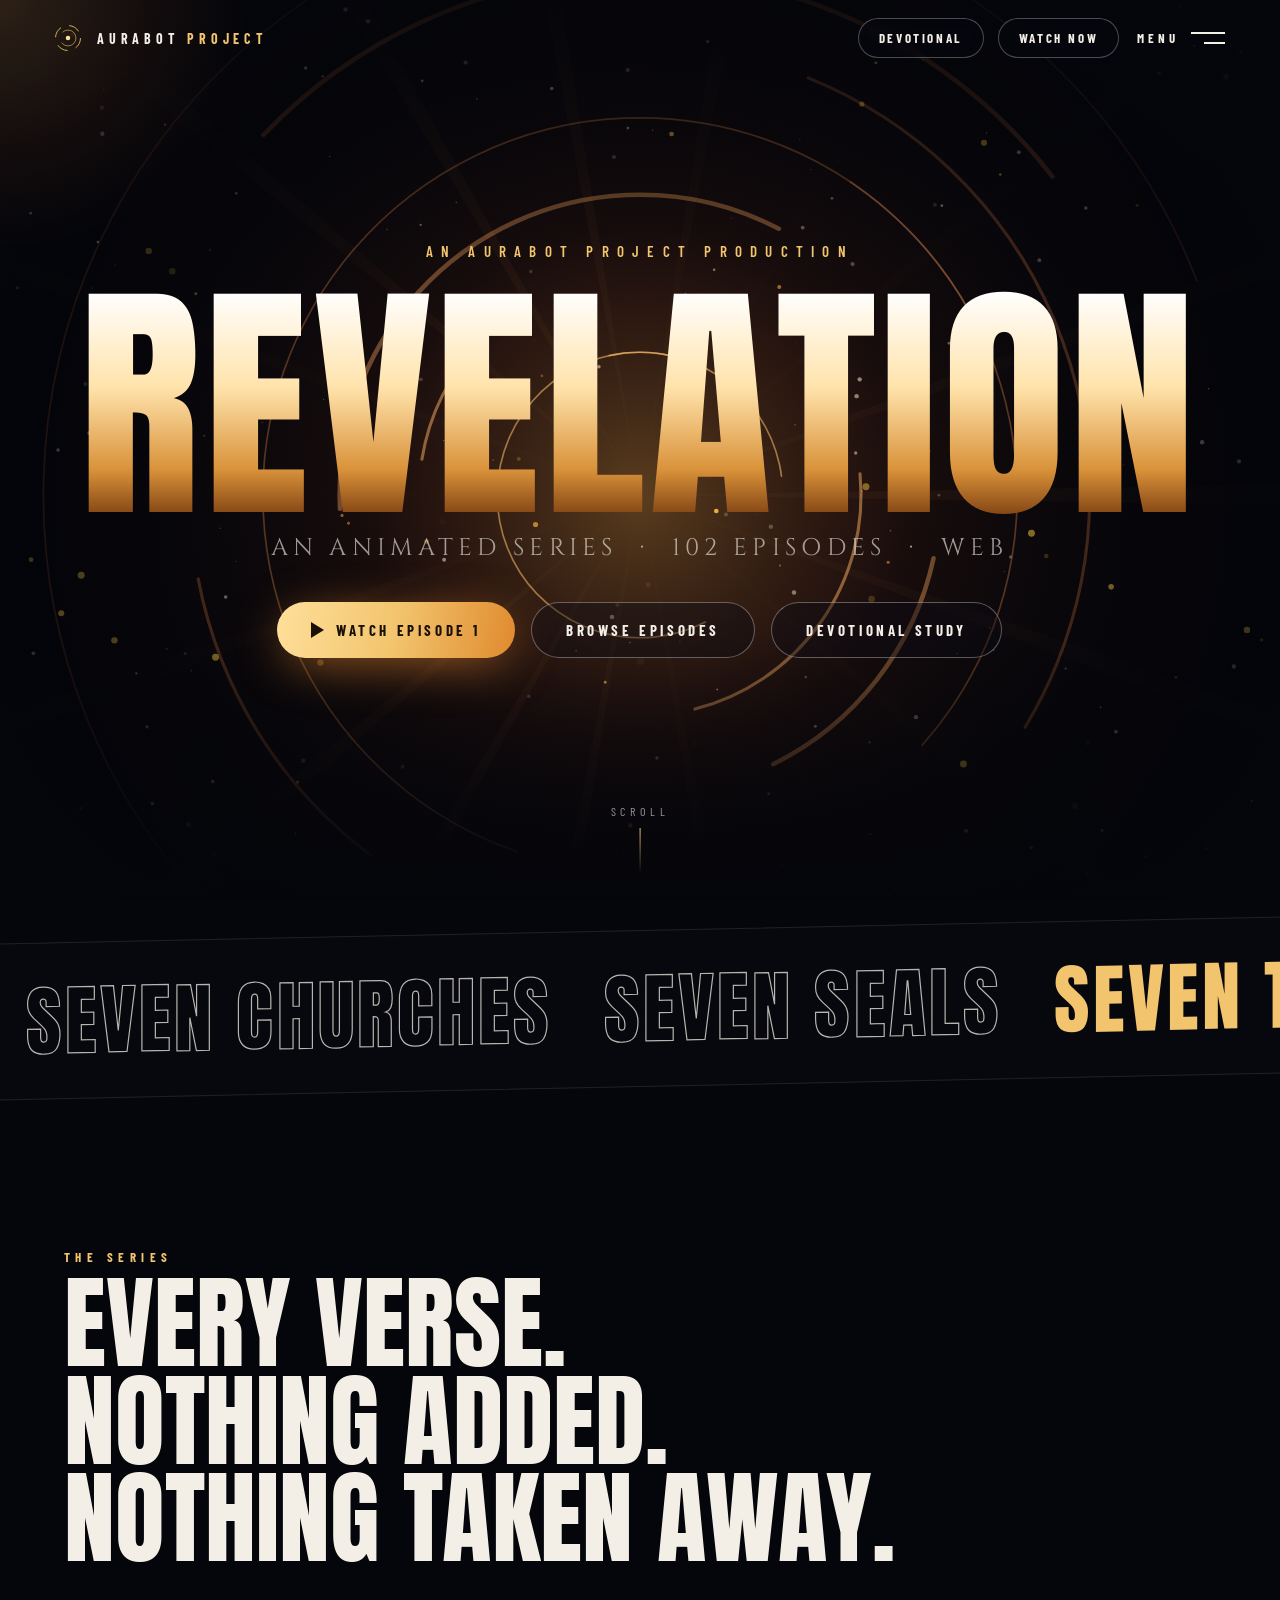
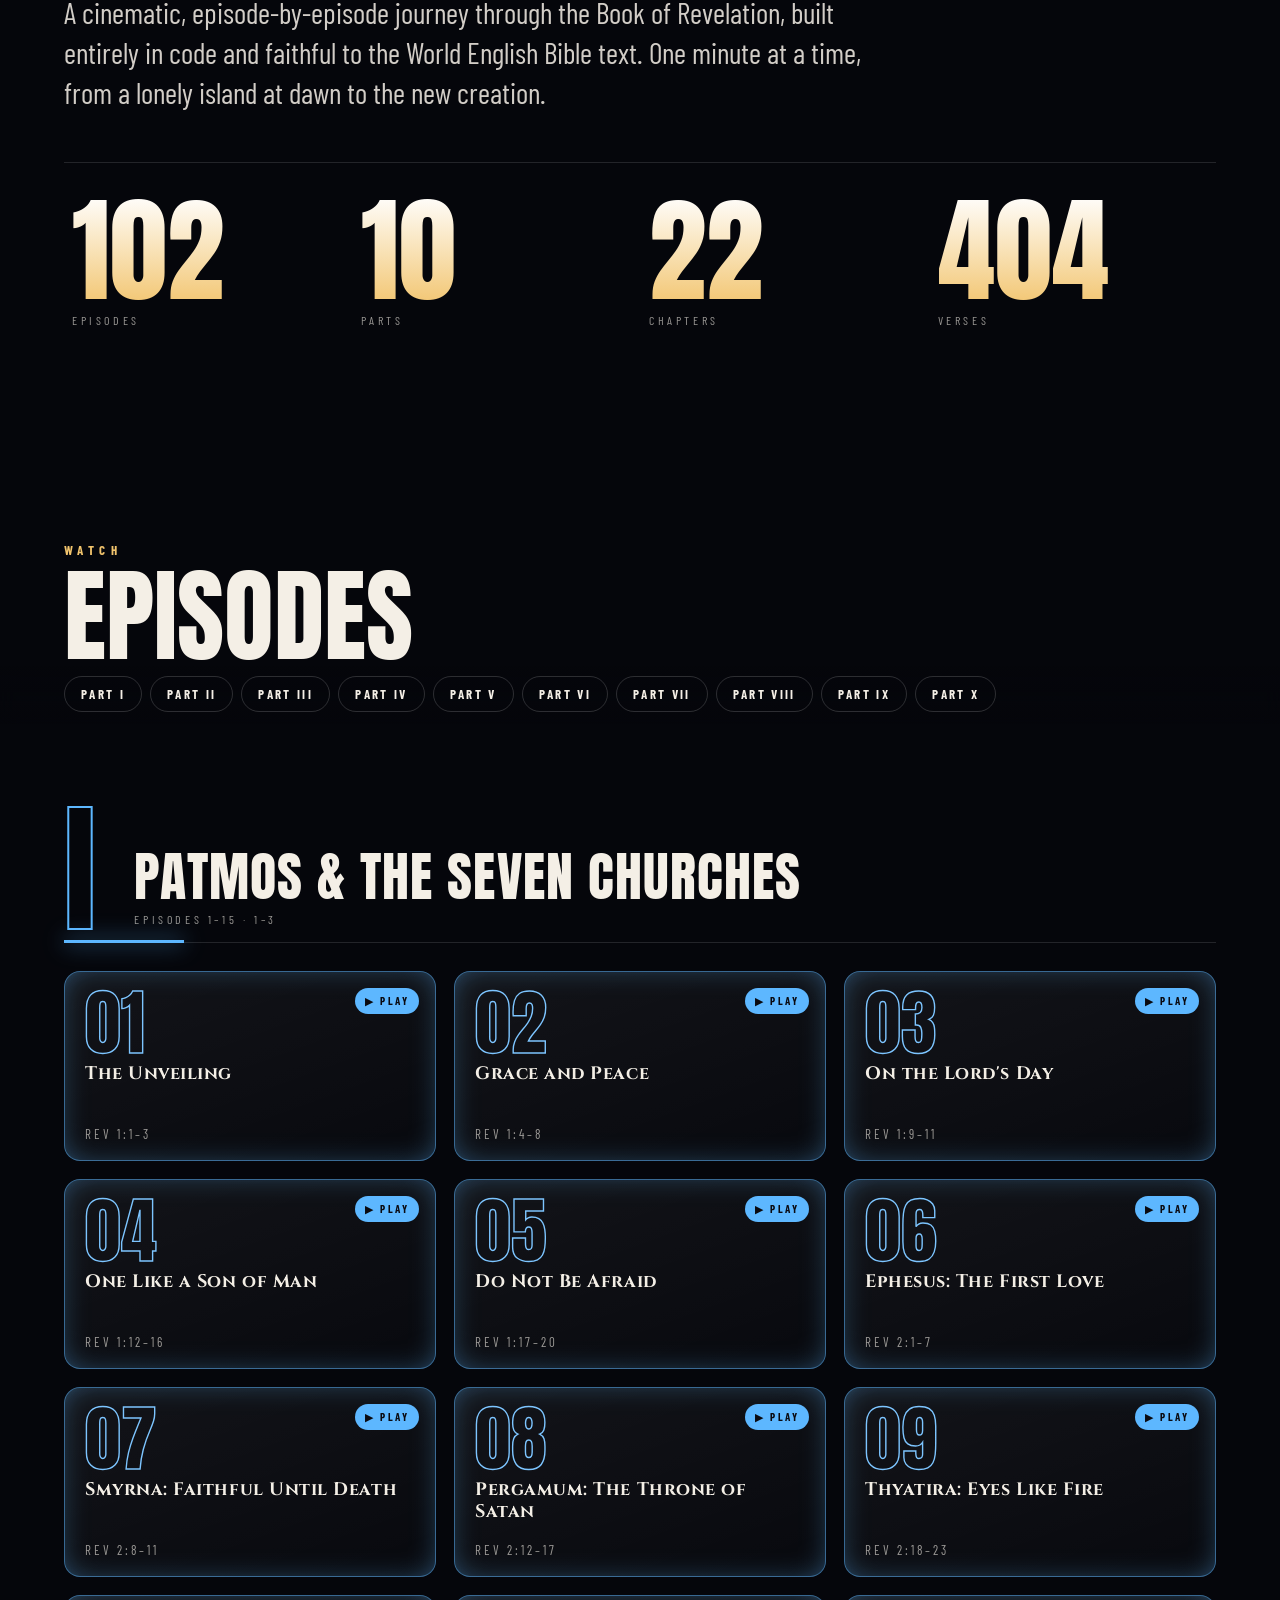
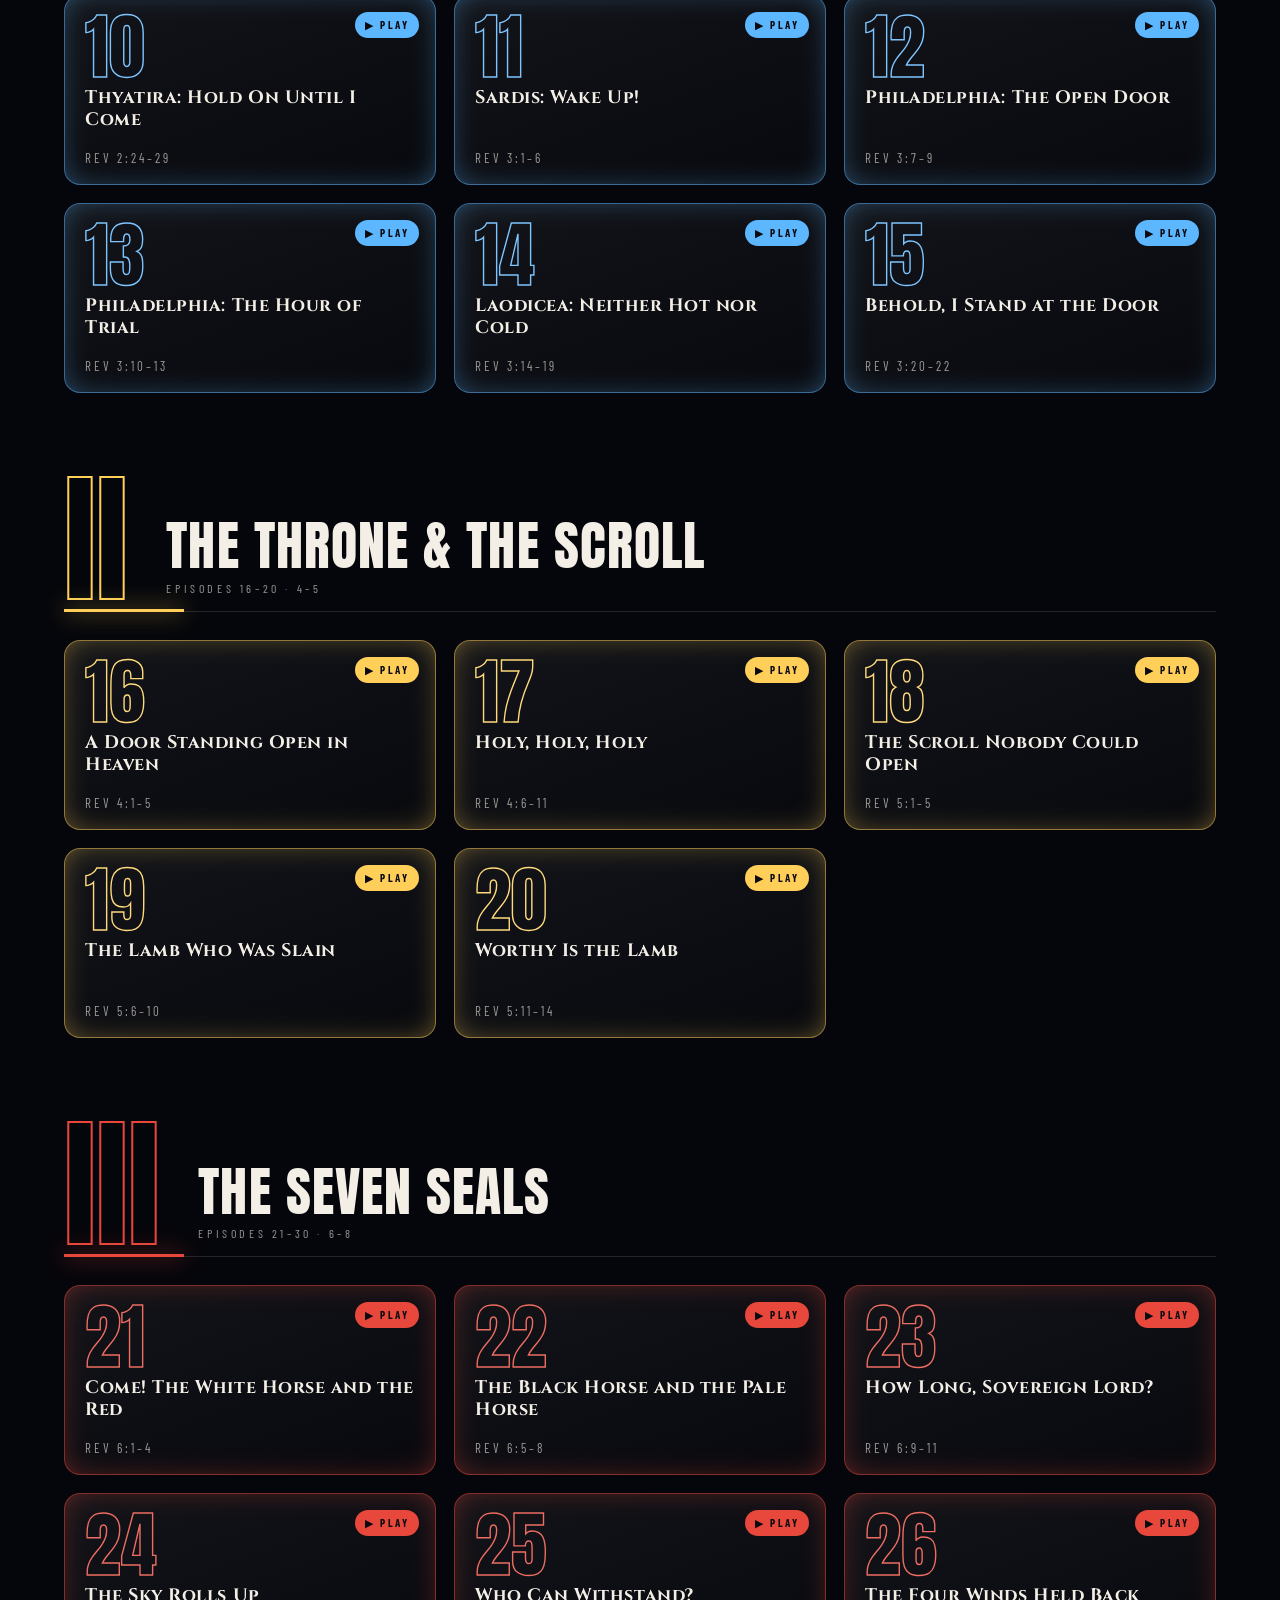
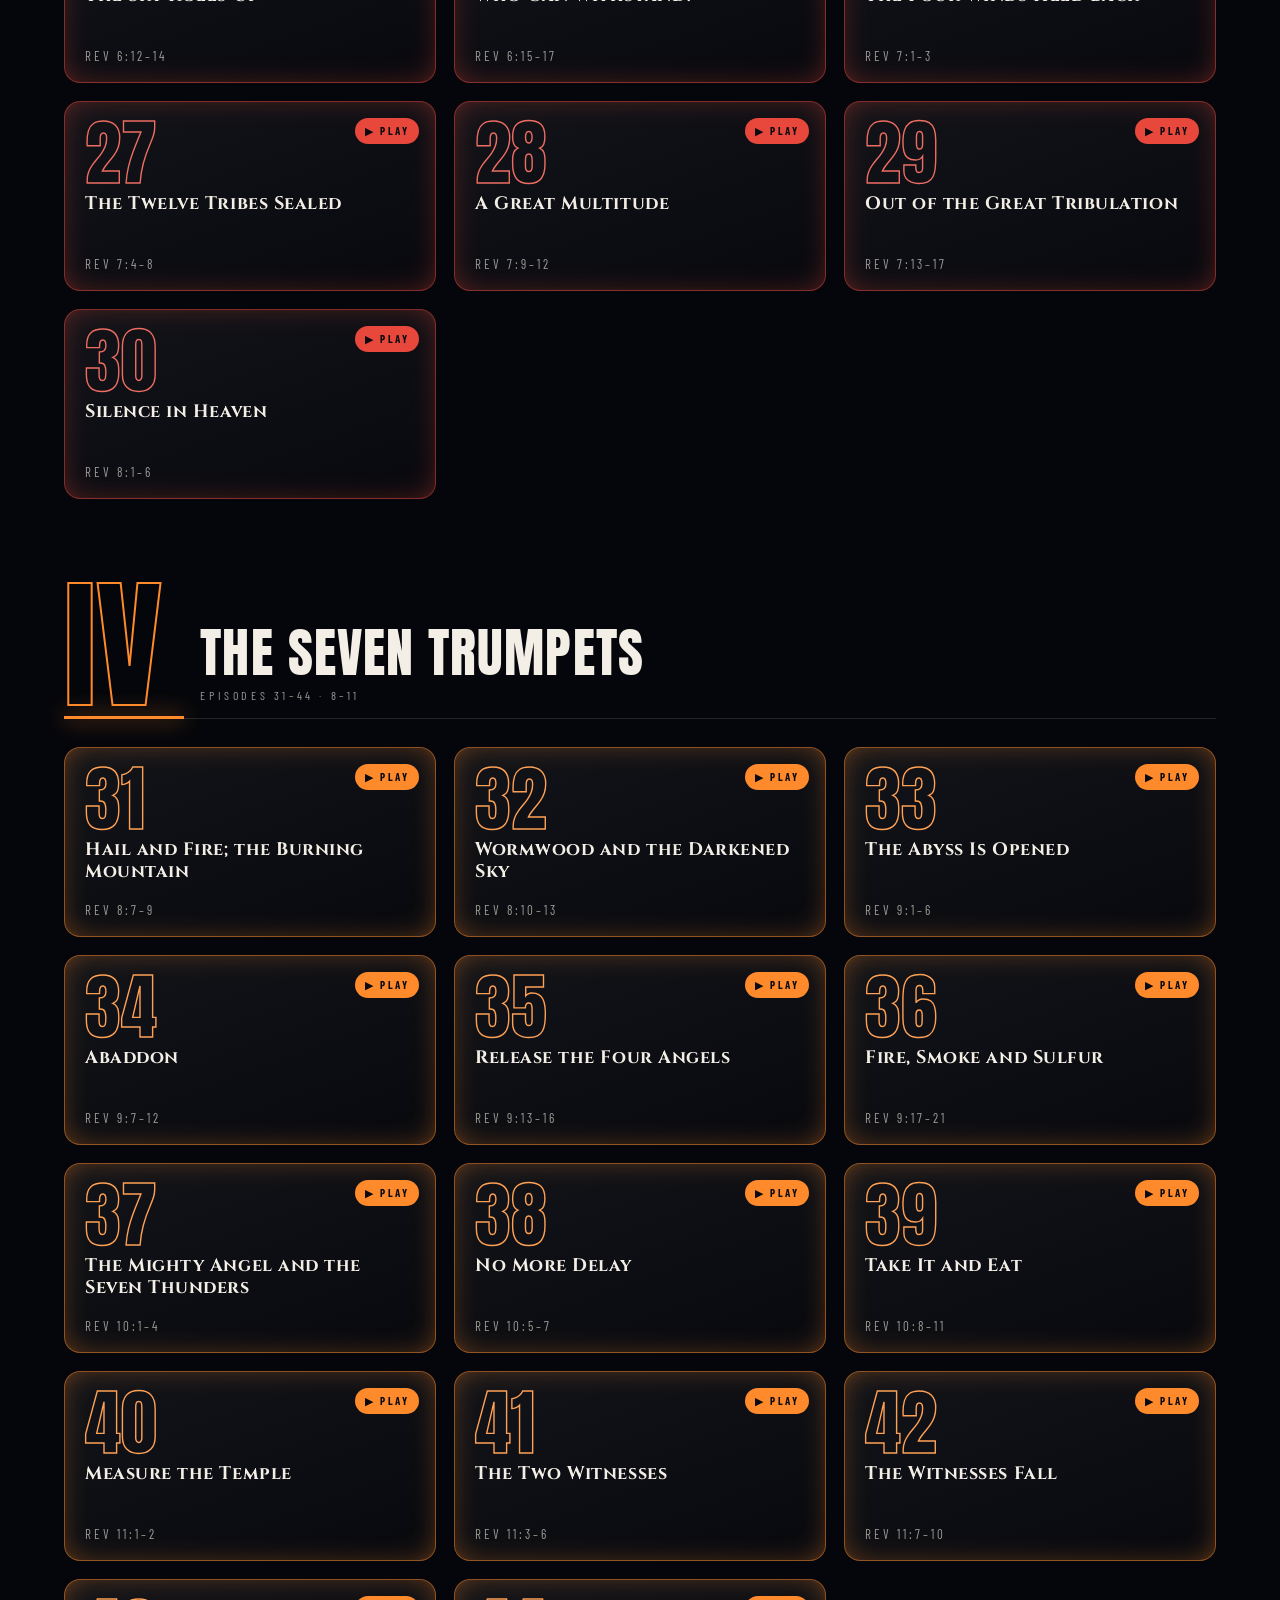
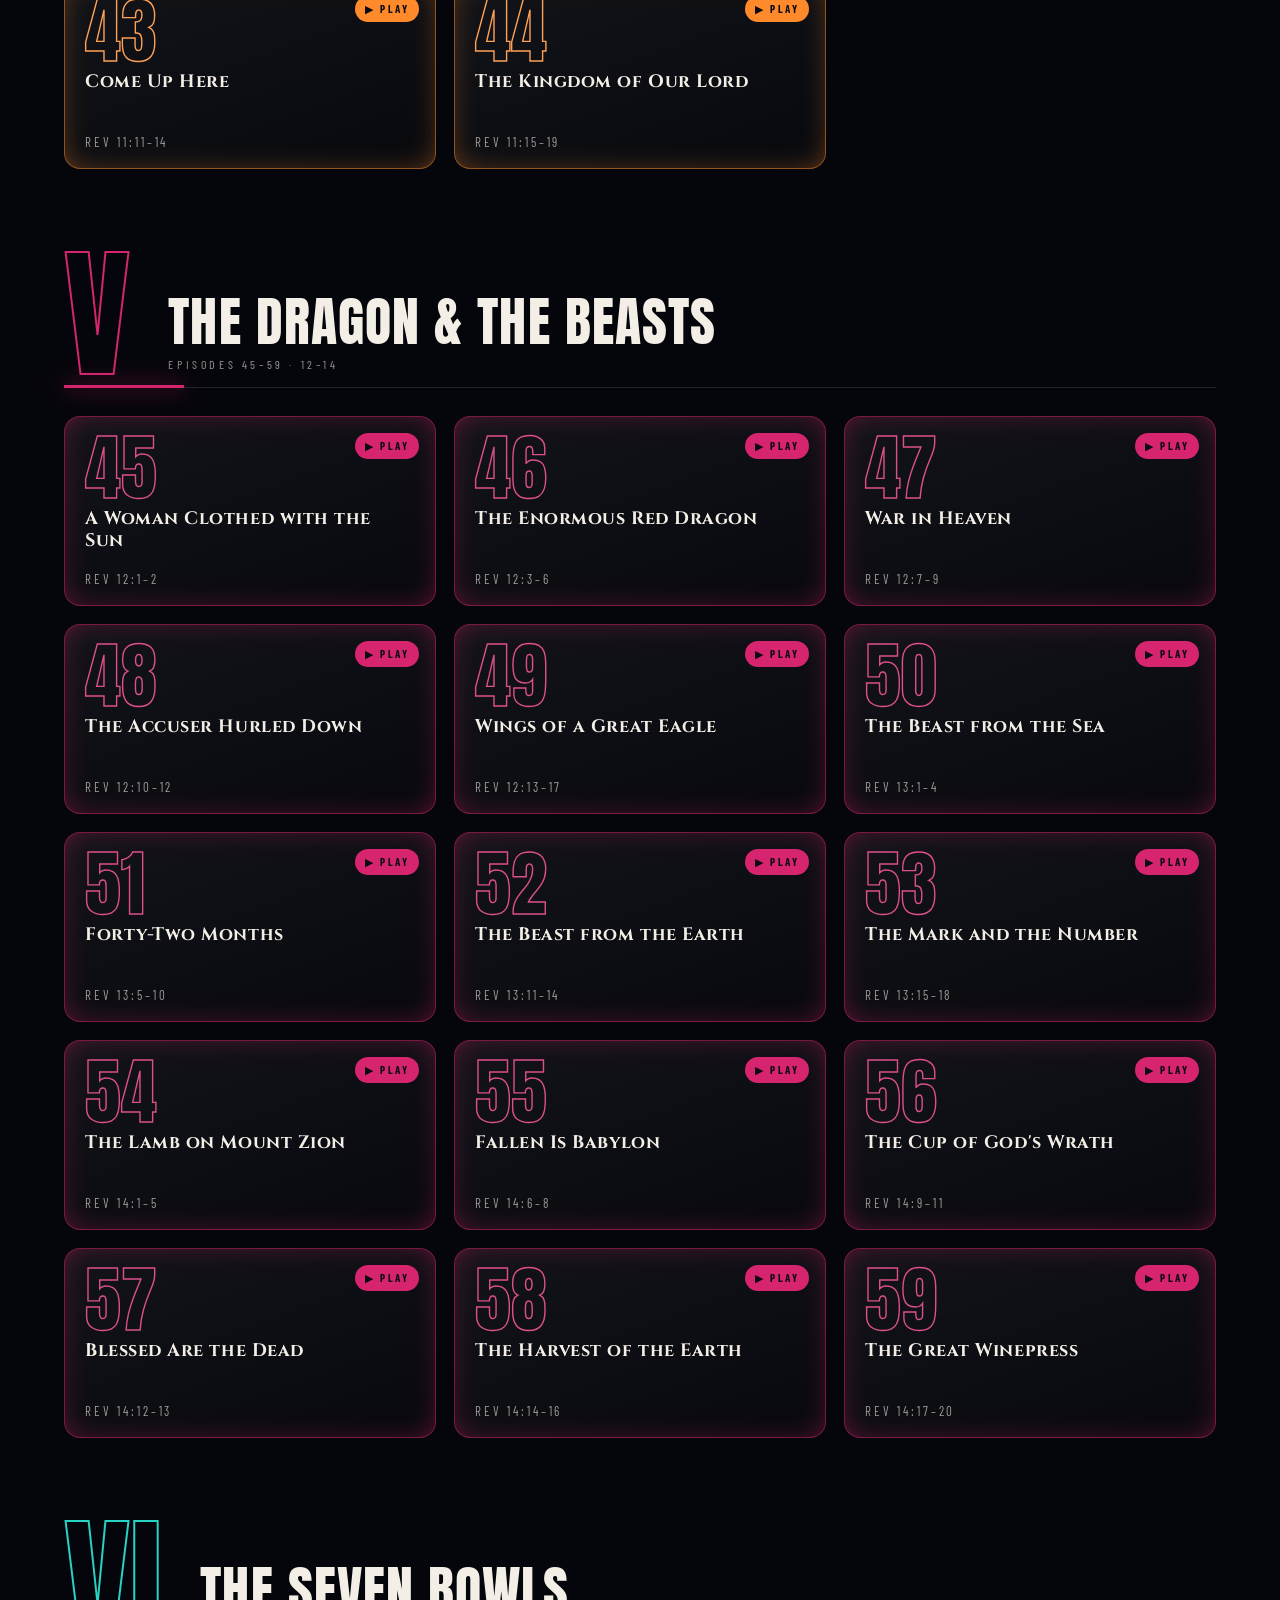
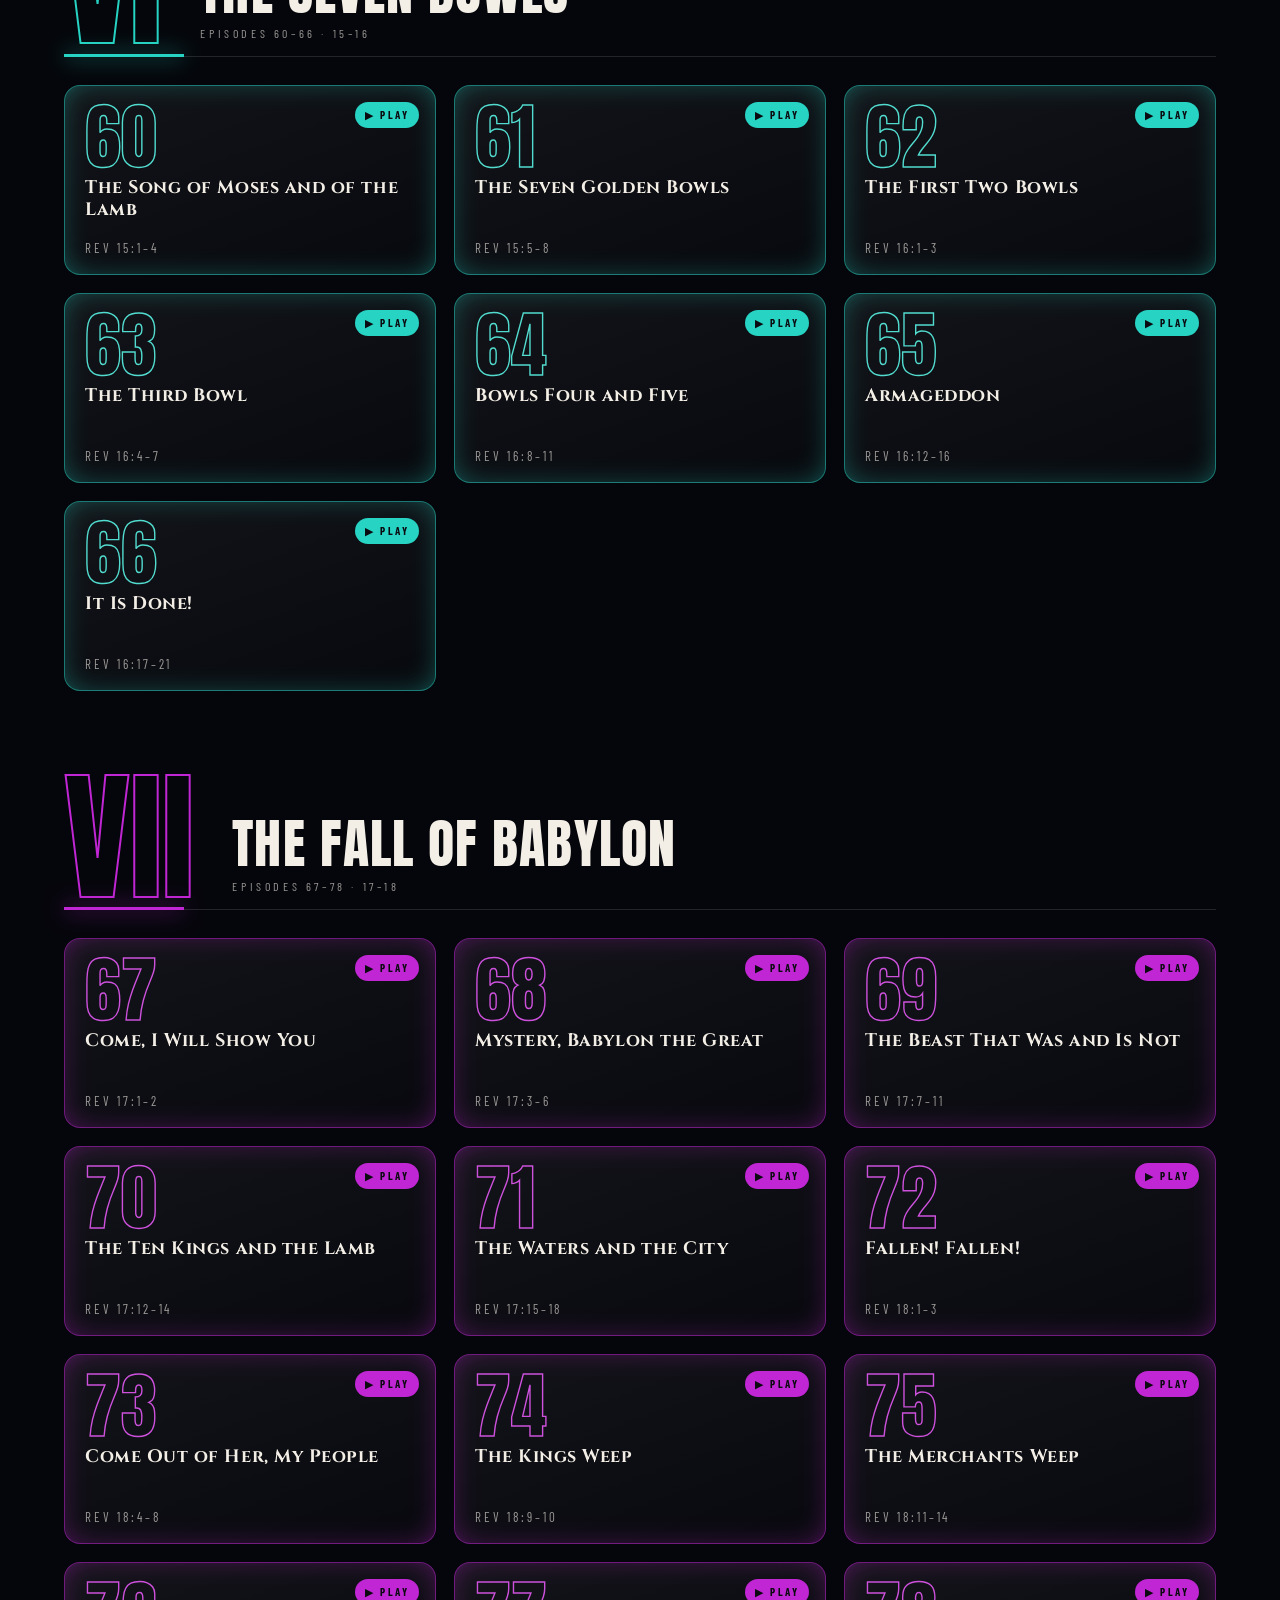
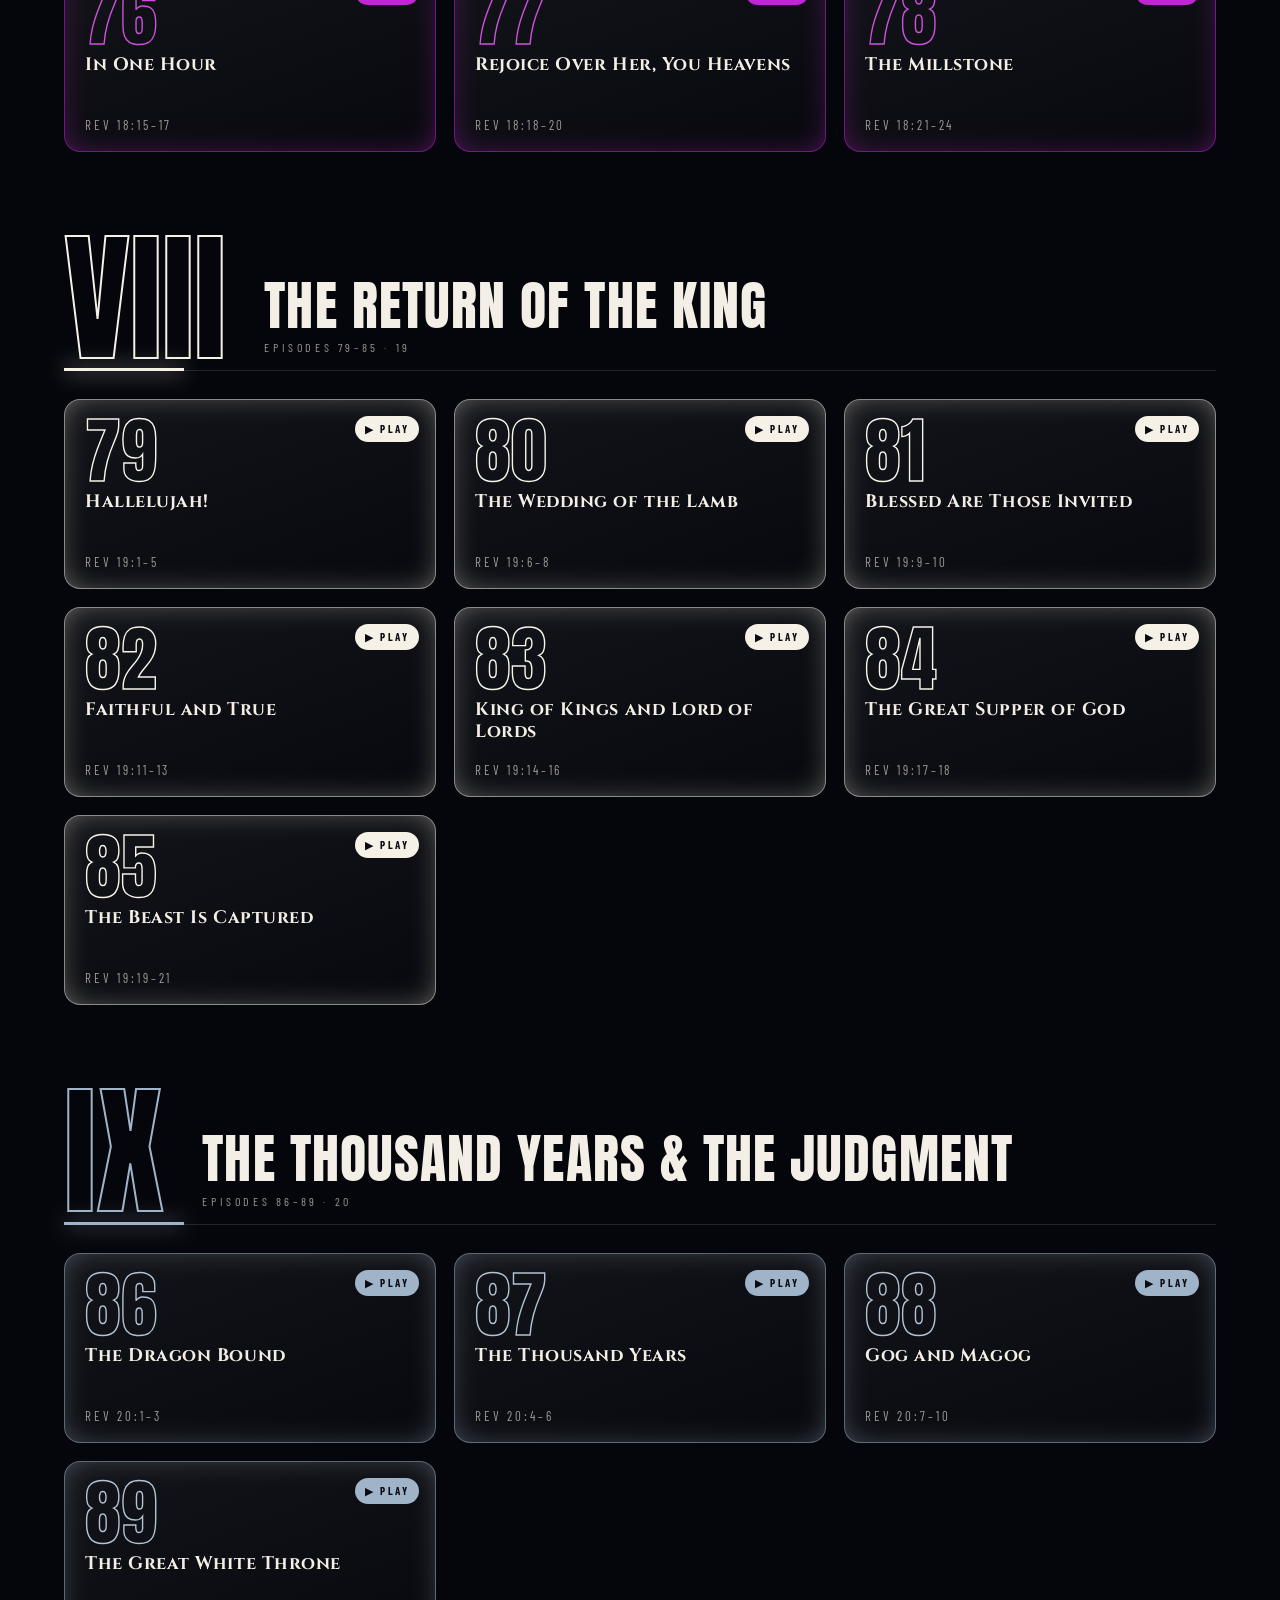
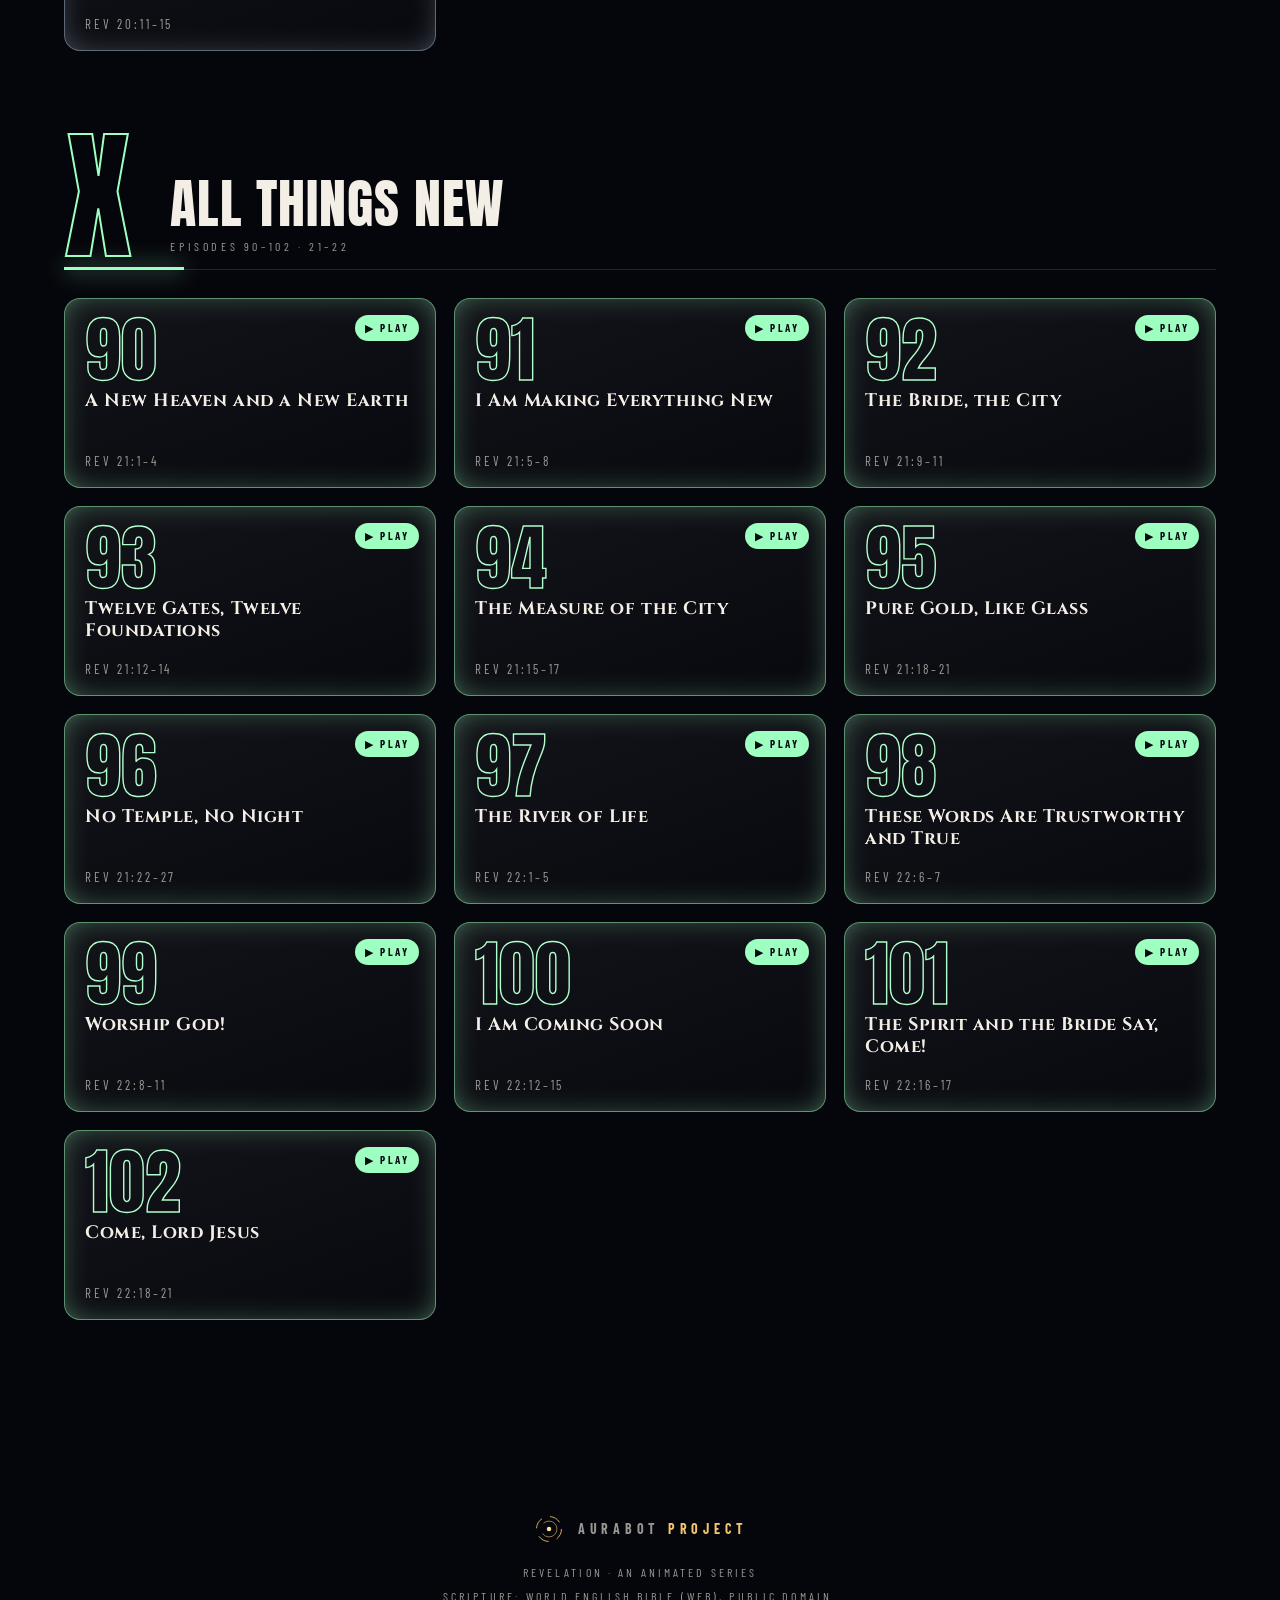
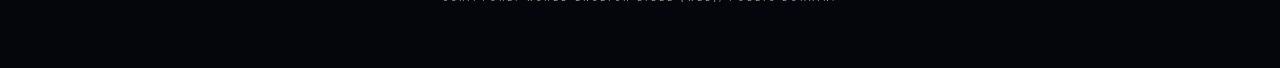
<file: index.html>
<!DOCTYPE html>
<html lang="en">
<head>
<meta charset="utf-8">
<meta name="viewport" content="width=device-width, initial-scale=1, viewport-fit=cover">
<title>REVELATION · An Aurabot Project Animated Series</title>
<meta name="description" content="Revelation: a cinematic animated series, faithful to the World English Bible. An Aurabot Project production.">
<meta name="theme-color" content="#05060b">
<link rel="preconnect" href="https://fonts.googleapis.com">
<link rel="preconnect" href="https://fonts.gstatic.com" crossorigin>
<link href="https://fonts.googleapis.com/css2?family=Anton&family=Barlow+Condensed:wght@500;600;700&family=Cinzel:wght@600;700;900&display=swap" rel="stylesheet">
<link rel="stylesheet" href="css/main.css">
<link rel="stylesheet" href="css/studio.css">
</head>
<body>
<div class="cursor-glow" id="cursorGlow"></div>

<header class="top">
  <a class="brand" href="#" id="brandLink" aria-label="Aurabot Project">
    <svg viewBox="0 0 120 120" aria-hidden="true"><circle class="a" cx="60" cy="60" r="44"/><circle class="b" cx="60" cy="60" r="28"/><circle class="c" cx="60" cy="60" r="8"/></svg>
    <span class="long">AURABOT <b>PROJECT</b></span>
  </a>
  <div class="top-actions">
    <a class="cta-mini" href="devotional/index.html" id="topDevo" data-magnet>Devotional</a>
    <a class="cta-mini" href="#" id="topWatch" data-magnet>Watch now</a>
    <button class="menu-btn" id="menuBtn" aria-label="Menu" aria-expanded="false"><span>Menu</span><span class="bars"><i></i><i></i></span></button>
  </div>
</header>

<div class="menu" id="menu" aria-hidden="true">
  <div class="panel">
    <canvas id="menuCanvas"></canvas>
    <nav id="menuNav"></nav>
    <div class="menu-foot"><span>Revelation · WEB</span><span>An Aurabot Project production</span></div>
  </div>
</div>

<main>
  <section class="hero" id="top" style="max-width:none;padding:0">
    <canvas class="bg" id="heroCanvas"></canvas>
    <div class="hero-inner" id="heroInner">
      <div class="presents">An Aurabot Project production</div>
      <h1 class="h1" id="h1" aria-label="Revelation"></h1>
      <div class="tag">An animated series &nbsp;·&nbsp; <span id="epCount">102</span> episodes &nbsp;·&nbsp; WEB</div>
      <div class="hero-cta">
        <a class="btn primary" href="#" id="heroWatch" data-magnet><i class="tri"></i><span id="heroWatchLabel">Watch Episode 1</span></a>
        <a class="btn ghost" href="#episodes" data-magnet>Browse episodes</a>
        <a class="btn ghost" href="devotional/index.html" id="heroDevo" data-magnet>Devotional study</a>
      </div>
    </div>
    <div class="scroll-hint"><span>Scroll</span><i></i></div>
  </section>

  <div class="marquee" aria-hidden="true"><div class="track" id="marq"></div></div>

  <section id="about">
    <div class="eyebrow reveal">The series</div>
    <h2 class="h2 reveal">Every verse.<br>Nothing added.<br>Nothing taken away.</h2>
    <p class="lead reveal">A cinematic, episode-by-episode journey through the Book of Revelation, built entirely in code and faithful to the World English Bible text. One minute at a time, from a lonely island at dawn to the new creation.</p>
    <div class="stats reveal">
      <div class="stat"><b data-count="102">0</b><span>Episodes</span></div>
      <div class="stat"><b data-count="10">0</b><span>Parts</span></div>
      <div class="stat"><b data-count="22">0</b><span>Chapters</span></div>
      <div class="stat"><b data-count="404">0</b><span>Verses</span></div>
    </div>
  </section>

  <section id="episodes">
    <div class="eyebrow reveal">Watch</div>
    <h2 class="h2 reveal">Episodes</h2>
    <nav class="partnav" id="partnav"></nav>
    <div id="parts"></div>
  </section>
</main>

<footer id="studio">
  <a class="brand" href="#top"><svg viewBox="0 0 120 120" width="34" height="34" aria-hidden="true"><circle class="a" cx="60" cy="60" r="44"/><circle class="b" cx="60" cy="60" r="28"/><circle class="c" cx="60" cy="60" r="8"/></svg><span>AURABOT <b>PROJECT</b></span></a>
  Revelation · An animated series<br>Scripture: World English Bible (WEB), public domain.
</footer>

<!-- ============================ PLAYER ============================ -->
<div class="player paused" id="player" role="dialog" aria-label="Episode player">
  <div class="stage-wrap"><div class="stage" id="stage"></div></div>
  <div class="loader"><div></div></div>
  <div class="nogl" id="nogl"><div><h3 style="font-family:var(--serif)">WebGL is needed to play this series</h3><p style="color:var(--dim)">Please use a recent version of Chrome, Edge, Firefox or Safari.</p><button class="btn ghost" id="noglClose">Back</button></div></div>
  <div class="ui" id="ui">
    <div class="p-top">
      <button class="p-back" id="pBack">← Episodes</button>
      <div class="p-title"><small id="pKicker">Episode 1</small><b id="pTitle">The Unveiling</b></div>
    </div>
    <button class="bigplay" id="bigPlay" aria-label="Play"></button>
    <div class="portrait-tip">Rotate your device for the full cinematic frame</div>
    <div class="toast" id="toast"></div>
    <div class="p-bottom">
      <div class="scrub" id="scrub"><div class="rail"><div class="fill" id="sFill"></div><div class="knob" id="sKnob"></div><div class="tip" id="sTip">0:00</div></div></div>
      <div class="ctrls">
        <button class="ib" id="bPrev" aria-label="Previous episode"><svg viewBox="0 0 24 24"><path d="M6 6h2v12H6zM9.5 12 18 6v12z"/></svg></button>
        <button class="ib" id="bPlay" aria-label="Play or pause"><svg viewBox="0 0 24 24" id="icPlay"><path d="M8 5v14l11-7z"/></svg></button>
        <button class="ib" id="bNext" aria-label="Next episode"><svg viewBox="0 0 24 24"><path d="M16 6h2v12h-2zM6 18V6l8.5 6z"/></svg></button>
        <div class="time" id="pTime">0:00 / 1:00</div>
        <div class="grow"></div>
        <button class="ib" id="bAuto" aria-label="Auto-play next episode" aria-pressed="true" title="Auto-play next episode (A)"><svg viewBox="0 0 24 24"><path d="M5 6v12l7-6zm7 0v12l7-6z"/></svg></button>
        <button class="ib" id="bCC" aria-label="Subtitles"><svg viewBox="0 0 24 24"><path d="M19 4H5a2 2 0 0 0-2 2v12a2 2 0 0 0 2 2h14a2 2 0 0 0 2-2V6a2 2 0 0 0-2-2zm-8 7H9.5v-.5h-2v3h2V13H11v1a1 1 0 0 1-1 1H7a1 1 0 0 1-1-1v-4a1 1 0 0 1 1-1h3a1 1 0 0 1 1 1zm7 0h-1.5v-.5h-2v3h2V13H18v1a1 1 0 0 1-1 1h-3a1 1 0 0 1-1-1v-4a1 1 0 0 1 1-1h3a1 1 0 0 1 1 1z"/></svg></button>
        <div class="mixwrap">
          <button class="ib" id="bMix" aria-label="Sound mix: music and voice levels" aria-expanded="false"><svg viewBox="0 0 24 24"><path d="M4 17v2h6v-2H4zm0-12v2h8V5H4zm8 16v-2h8v-2h-8v-2h-2v6h2zM6 9v2H4v2h2v2h2V9H6zm14 4v-2H10v2h10zm-6-4h2V7h4V5h-4V3h-2v6z"/></svg></button>
          <div class="mix" id="mixPanel" role="group" aria-label="Sound mix" hidden>
            <div class="mix-t">Sound mix</div>
            <label class="mix-r"><span>Music &amp; effects</span><input type="range" id="mixMusic" min="0" max="100" step="1" aria-label="Music and sound effects volume"><output id="mixMusicV">100</output></label>
            <label class="mix-r"><span>Voice-over</span><input type="range" id="mixVoice" min="0" max="100" step="1" aria-label="Voice-over volume"><output id="mixVoiceV">100</output></label>
            <button class="mix-reset" id="mixReset" type="button">Reset both</button>
          </div>
        </div>
        <button class="ib" id="bMute" aria-label="Sound"><svg viewBox="0 0 24 24"><path d="M3 9v6h4l5 5V4L7 9H3zm13.5 3A4.5 4.5 0 0 0 14 8v8a4.5 4.5 0 0 0 2.5-4zM14 3.2v2.1a7 7 0 0 1 0 13.4v2.1a9 9 0 0 0 0-17.6z"/></svg></button>
        <button class="qual" id="bQual">Auto</button>
        <button class="ib" id="bFull" aria-label="Fullscreen"><svg viewBox="0 0 24 24"><path d="M7 14H5v5h5v-2H7v-3zm-2-4h2V7h3V5H5v5zm12 7h-3v2h5v-5h-2v3zM14 5v2h3v3h2V5h-5z"/></svg></button>
      </div>
    </div>
  </div>
  <div class="endcard" id="endcard">
    <small id="ecKicker">Episode complete</small>
    <h3 id="ecTitle"></h3>
    <div class="row">
      <button class="btn primary" id="ecNext"><i class="tri"></i><span id="ecNextLabel">Next episode</span></button>
      <button class="btn ghost" id="ecReplay">Replay</button>
      <button class="btn ghost" id="ecAuto" aria-pressed="false">Auto-play next: Off</button>
      <button class="btn ghost" id="ecBack">All episodes</button>
    </div>
  </div>
</div>

<script src="js/vendor/three.min.js"></script>
<script src="js/vendor/three-postfx.js"></script>
<script src="js/series-data.js"></script>
<script src="js/built.js"></script>
<script src="js/scripture-web.js"></script>
<script src="js/engine.js"></script>
<script src="js/px/px-core.js"></script>
<script src="js/px/px-lib.js"></script>
<script src="js/engine-px.js"></script>
<script src="js/lib-world.js"></script>
<script src="js/ui.js"></script>
<script src="js/vendor/lame.min.js"></script>
<script src="js/studio-dsp.js"></script>
<script src="js/recorder.js"></script>
</body>
</html>
</file>
<file: css/main.css>
/* ============================================================================
 *  AURABOT PROJECT · REVELATION · site styles
 * ========================================================================== */
:root {
  --bg: #05060b; --ink: #f4efe6; --dim: rgba(244, 239, 230, .62); --gold: #f2c46d; --gold2: #ffdf9b; --ember: #ff7a2f;
  --display: 'Anton', 'Bebas Neue', Impact, 'Arial Narrow Bold', sans-serif;
  --serif: 'Cinzel', 'Trajan Pro', Georgia, 'Times New Roman', serif;
  --ui: 'Barlow Condensed', 'Barlow', 'Segoe UI', system-ui, -apple-system, sans-serif;
  --safe-t: env(safe-area-inset-top, 0px); --safe-b: env(safe-area-inset-bottom, 0px);
}
* { box-sizing: border-box; -webkit-tap-highlight-color: transparent; }
html, body { margin: 0; background: var(--bg); color: var(--ink); font-family: var(--ui); -webkit-font-smoothing: antialiased; }
html { scroll-behavior: smooth; }
body { overflow-x: hidden; }
body.locked { overflow: hidden; }
a { color: inherit; text-decoration: none; }
button { font: inherit; color: inherit; cursor: pointer; background: none; border: 0; }
::selection { background: var(--gold); color: #120c04; }

/* ---------- cursor glow (landing) ---------- */
.cursor-glow { position: fixed; left: 0; top: 0; width: 520px; height: 520px; margin: -260px 0 0 -260px; pointer-events: none; z-index: 5; border-radius: 50%;
  background: radial-gradient(circle, rgba(255, 170, 70, .16), rgba(255, 120, 40, .06) 40%, transparent 68%); mix-blend-mode: screen; transition: opacity .4s; }
@media (hover: none) { .cursor-glow { display: none; } }

/* ---------- top bar ---------- */
.top { position: fixed; inset: 0 0 auto 0; z-index: 40; display: flex; align-items: center; justify-content: space-between; padding: calc(18px + var(--safe-t)) clamp(18px, 4vw, 56px) 18px; pointer-events: none; }
.top > * { pointer-events: auto; }
.top.scrolled { background: linear-gradient(180deg, rgba(5,6,11,.92), rgba(5,6,11,0)); backdrop-filter: blur(6px); -webkit-mask-image: linear-gradient(180deg,#000 70%,transparent); mask-image: linear-gradient(180deg,#000 70%,transparent); }
.brand { display: flex; align-items: center; gap: 12px; font-family: var(--ui); font-weight: 700; letter-spacing: .34em; font-size: 14px; text-transform: uppercase; }
.brand svg { width: 34px; height: 34px; }
.brand svg circle { fill: none; stroke: var(--gold); stroke-width: 3; transform-origin: 60px 60px; }
.brand svg .a { animation: ringspin 7s linear infinite; stroke-dasharray: 40 30; }
.brand svg .b { animation: ringspin 11s linear infinite reverse; stroke-dasharray: 70 40; opacity: .7; }
.brand svg .c { fill: var(--gold2); stroke: none; }
.brand b { color: var(--gold); font-weight: 700; }
@keyframes ringspin { to { transform: rotate(360deg); } }
.top-actions { display: flex; align-items: center; gap: 14px; }
.cta-mini { font-weight: 700; letter-spacing: .2em; font-size: 13px; text-transform: uppercase; padding: 11px 20px; border: 1px solid rgba(255, 255, 255, .28); border-radius: 100px; backdrop-filter: blur(8px); background: rgba(8, 10, 18, .35); transition: .3s; }
.cta-mini:hover { background: var(--gold); color: #1a1006; border-color: var(--gold); }
.menu-btn { display: flex; align-items: center; gap: 12px; font-weight: 700; letter-spacing: .3em; font-size: 13px; text-transform: uppercase; padding: 8px 4px; }
.menu-btn .bars { width: 34px; height: 12px; position: relative; }
.menu-btn .bars i { position: absolute; left: 0; right: 0; height: 2px; background: var(--ink); transition: transform .45s cubic-bezier(.7, 0, .2, 1), width .35s, top .45s; }
.menu-btn .bars i:nth-child(1) { top: 0; } .menu-btn .bars i:nth-child(2) { top: 10px; width: 60%; right: 0; left: auto; }
.menu-btn:hover .bars i:nth-child(2) { width: 100%; }
body.menu-open .menu-btn .bars i:nth-child(1) { top: 5px; transform: rotate(45deg); }
body.menu-open .menu-btn .bars i:nth-child(2) { top: 5px; width: 100%; transform: rotate(-45deg); }

/* ---------- full-screen animated menu ---------- */
.menu { position: fixed; inset: 0; z-index: 35; visibility: hidden; pointer-events: none; }
body.menu-open .menu { visibility: visible; pointer-events: auto; }
.menu .panel { position: absolute; inset: 0; background: #07080e; clip-path: circle(0 at calc(100% - 60px) 40px); transition: clip-path .9s cubic-bezier(.7, 0, .15, 1); overflow: hidden; }
body.menu-open .menu .panel { clip-path: circle(150% at calc(100% - 60px) 40px); }
.menu canvas { position: absolute; inset: 0; width: 100%; height: 100%; opacity: .9; }
.menu nav { position: relative; height: 100%; display: flex; flex-direction: column; justify-content: center; padding: 0 clamp(24px, 7vw, 120px); gap: clamp(2px, 1vh, 14px); }
.menu-item { display: flex; align-items: baseline; gap: 22px; width: fit-content; overflow: hidden; padding: 2px 0; position: relative; }
.menu-item .no { font-family: var(--ui); font-weight: 600; letter-spacing: .3em; font-size: 14px; color: var(--gold); transform: translateY(-1.6em); }
.menu-item .word { font-family: var(--display); font-size: clamp(46px, min(11.5vw, 15.5vh), 170px); line-height: .98; text-transform: uppercase; letter-spacing: .01em; display: flex; }
.menu-item .word span { display: inline-block; transform: translateY(110%); transition: transform .9s cubic-bezier(.2, .8, .1, 1), color .25s, text-shadow .25s; transition-delay: calc(var(--i) * 28ms + var(--d, 0ms)); color: transparent; -webkit-text-stroke: 1.5px rgba(244, 239, 230, .9); }
body.menu-open .menu-item .word span { transform: none; }
.menu-item:hover .word span { color: var(--ink); -webkit-text-stroke-color: transparent; text-shadow: 0 0 40px rgba(255, 150, 60, .55); transition-delay: calc(var(--i) * 14ms); animation: wob .6s calc(var(--i) * 28ms) both; }
@keyframes wob { 0% { transform: translateY(0); } 40% { transform: translateY(-14%); } 100% { transform: translateY(0); } }
.menu-item::after { content: ''; position: absolute; left: 0; bottom: 6px; height: 4px; width: 100%; background: linear-gradient(90deg, var(--gold), var(--ember)); transform: scaleX(0); transform-origin: left; transition: transform .5s cubic-bezier(.2, .8, .1, 1); }
.menu-item:hover::after { transform: scaleX(1); }
.menu-foot { position: absolute; left: clamp(24px, 7vw, 120px); right: clamp(24px, 7vw, 120px); bottom: calc(24px + var(--safe-b)); display: flex; justify-content: space-between; font-size: 13px; letter-spacing: .3em; text-transform: uppercase; color: var(--dim); }

/* ---------- hero ---------- */
.hero { position: relative; min-height: 100vh; min-height: 100svh; display: grid; place-items: center; overflow: hidden; isolation: isolate; }
.hero canvas.bg { position: absolute; inset: 0; width: 100%; height: 100%; z-index: -2; }
.hero::after { content: ''; position: absolute; inset: 0; z-index: -1; background: radial-gradient(ellipse at 50% 55%, transparent 25%, rgba(3, 4, 9, .55) 70%, var(--bg) 100%), linear-gradient(180deg, rgba(5, 6, 11, .4), transparent 30%, transparent 70%, var(--bg)); }
.hero-inner { text-align: center; padding: 0 20px; transform-style: preserve-3d; will-change: transform; }
.presents { font-weight: 600; letter-spacing: .55em; font-size: clamp(11px, 1.4vw, 15px); text-transform: uppercase; color: var(--gold); opacity: 0; animation: rise 1.2s .3s forwards; }
.h1 { font-family: var(--display); font-weight: 400; margin: .12em 0 .05em; font-size: 12vw; line-height: .9; letter-spacing: .015em; text-transform: uppercase; display: flex; justify-content: center; flex-wrap: nowrap; }
.h1 span { display: inline-block; opacity: 0; transform: translateY(60%) scale(1.1) rotateX(50deg); filter: blur(14px); animation: letterIn 1.2s calc(.5s + var(--i) * 80ms) cubic-bezier(.2, .8, .1, 1) forwards; background: linear-gradient(180deg, #fff 0%, #ffe3ab 42%, #d9923a 78%, #7a3d10 100%); -webkit-background-clip: text; background-clip: text; color: transparent; transition: transform .35s, filter .35s; }
.h1 span:hover { transform: translateY(-6%) scale(1.07); filter: drop-shadow(0 0 26px rgba(255, 160, 60, .8)); }
@keyframes letterIn { to { opacity: 1; transform: none; filter: blur(0); } }
@keyframes rise { from { opacity: 0; transform: translateY(14px); } to { opacity: 1; transform: none; } }
.tag { font-family: var(--serif); font-size: clamp(14px, 1.9vw, 24px); letter-spacing: .22em; color: var(--dim); text-transform: uppercase; opacity: 0; animation: rise 1.2s 1.7s forwards; }
.hero-cta { margin-top: 38px; display: flex; gap: 16px; justify-content: center; flex-wrap: wrap; opacity: 0; animation: rise 1.2s 2.1s forwards; }
.btn { position: relative; display: inline-flex; align-items: center; gap: 12px; padding: 18px 34px; font-weight: 700; letter-spacing: .24em; text-transform: uppercase; font-size: 15px; border-radius: 100px; overflow: hidden; transition: transform .25s, box-shadow .3s; will-change: transform; }
.btn.primary { background: linear-gradient(100deg, var(--gold2), var(--gold) 50%, #e08a2e); color: #1a1006; box-shadow: 0 10px 50px -10px rgba(255, 150, 50, .7); }
.btn.primary::before { content: ''; position: absolute; inset: 0; background: linear-gradient(100deg, transparent 30%, rgba(255, 255, 255, .75) 50%, transparent 70%); transform: translateX(-120%); transition: transform .8s; }
.btn.primary:hover::before { transform: translateX(120%); }
.btn.ghost { border: 1px solid rgba(255, 255, 255, .32); background: rgba(10, 12, 20, .4); backdrop-filter: blur(8px); }
.btn.ghost:hover { border-color: var(--gold); color: var(--gold2); }
.btn .tri { width: 0; height: 0; border-left: 13px solid currentColor; border-top: 8px solid transparent; border-bottom: 8px solid transparent; }
.scroll-hint { position: absolute; bottom: calc(26px + var(--safe-b)); left: 50%; transform: translateX(-50%); font-size: 12px; letter-spacing: .4em; text-transform: uppercase; color: var(--dim); display: flex; flex-direction: column; align-items: center; gap: 10px; }
.scroll-hint i { width: 1px; height: 46px; background: linear-gradient(var(--gold), transparent); animation: drip 2s infinite; transform-origin: top; }
@keyframes drip { 0% { transform: scaleY(0); } 50% { transform: scaleY(1); } 100% { transform: scaleY(1); opacity: 0; } }

/* ---------- marquee ---------- */
.marquee { overflow: hidden; border-block: 1px solid rgba(255, 255, 255, .1); padding: 20px 0; background: #07080e; transform: skewY(-1.2deg); margin: 30px 0 60px; }
.marquee .track { display: flex; width: max-content; animation: marq 38s linear infinite; }
.marquee:hover .track { animation-play-state: paused; }
.marquee span { font-family: var(--display); font-size: clamp(34px, 6vw, 84px); letter-spacing: .04em; text-transform: uppercase; padding: 0 26px; white-space: nowrap; -webkit-text-stroke: 1.2px rgba(244, 239, 230, .75); color: transparent; transition: .3s; }
.marquee span:nth-child(3n) { color: var(--gold); -webkit-text-stroke: 0; }
.marquee span:hover { color: var(--ink); -webkit-text-stroke-color: transparent; }
@keyframes marq { to { transform: translateX(-50%); } }

/* ---------- sections ---------- */
section { position: relative; padding: clamp(50px, 8vw, 110px) clamp(18px, 5vw, 80px); max-width: 1500px; margin: 0 auto; }
.eyebrow { font-weight: 700; letter-spacing: .42em; font-size: 13px; text-transform: uppercase; color: var(--gold); }
.h2 { font-family: var(--display); font-size: clamp(44px, 8vw, 120px); line-height: .95; margin: 10px 0 0; text-transform: uppercase; font-weight: 400; }
.reveal { opacity: 0; transform: translateY(40px); transition: opacity 1s, transform 1s cubic-bezier(.2, .8, .1, 1); }
.reveal.in { opacity: 1; transform: none; }
.stats { display: grid; grid-template-columns: repeat(4, 1fr); gap: 2px; margin-top: 50px; border-top: 1px solid rgba(255, 255, 255, .12); }
.stat { padding: 30px 8px 10px; }
.stat b { display: block; font-family: var(--display); font-weight: 400; font-size: clamp(54px, 9vw, 140px); line-height: 1; background: linear-gradient(180deg, #fff, var(--gold)); -webkit-background-clip: text; background-clip: text; color: transparent; }
.stat span { letter-spacing: .3em; font-size: 12px; text-transform: uppercase; color: var(--dim); }
.lead { max-width: 820px; font-size: clamp(20px, 2.3vw, 30px); line-height: 1.35; color: rgba(244, 239, 230, .86); font-weight: 400; margin-top: 26px; }

/* ---------- part nav + episodes ---------- */
.partnav { position: sticky; top: 0; z-index: 20; display: flex; gap: 8px; overflow-x: auto; padding: calc(10px + var(--safe-t)) clamp(18px, 5vw, 80px) 12px; margin: 0 calc(-1 * clamp(18px, 5vw, 80px)); background: linear-gradient(180deg, rgba(5, 6, 11, .95), rgba(5, 6, 11, .7)); backdrop-filter: blur(10px); scrollbar-width: none; }
.partnav::-webkit-scrollbar { display: none; }
.partnav a { flex: none; padding: 9px 16px; border: 1px solid rgba(255, 255, 255, .16); border-radius: 100px; font-size: 13px; font-weight: 700; letter-spacing: .18em; text-transform: uppercase; transition: .25s; white-space: nowrap; }
.partnav a:hover { background: var(--c); color: #0a0a10; border-color: var(--c); transform: translateY(-2px); }
.part { margin-top: clamp(44px, 7vw, 90px); }
.part-head { display: flex; align-items: flex-end; gap: clamp(14px, 3vw, 40px); border-bottom: 1px solid rgba(255, 255, 255, .12); padding-bottom: 16px; position: relative; }
.part-head::after { content: ''; position: absolute; left: 0; bottom: -1px; width: 120px; height: 3px; background: var(--c); box-shadow: 0 0 22px var(--c); }
.part-num { font-family: var(--display); font-size: clamp(64px, 11vw, 170px); line-height: .8; color: transparent; -webkit-text-stroke: 2px var(--c); }
.part-name { font-family: var(--display); font-size: clamp(26px, 4.2vw, 60px); line-height: 1; text-transform: uppercase; letter-spacing: .02em; }
.part-meta { font-size: 12px; letter-spacing: .3em; color: var(--dim); text-transform: uppercase; margin-top: 8px; }
.grid { display: grid; grid-template-columns: repeat(auto-fill, minmax(min(100%, 290px), 1fr)); gap: 18px; margin-top: 28px; perspective: 1200px; }
.card { position: relative; display: flex; flex-direction: column; justify-content: space-between; min-height: 190px; padding: 20px 20px 18px; border-radius: 16px; overflow: hidden; text-align: left; background: linear-gradient(160deg, rgba(255, 255, 255, .06), rgba(255, 255, 255, .015)); border: 1px solid rgba(255, 255, 255, .1); transform-style: preserve-3d; transition: transform .25s ease-out, border-color .3s, box-shadow .4s; will-change: transform; isolation: isolate; }
.card::before { content: ''; position: absolute; inset: 0; z-index: -1; background: radial-gradient(420px circle at var(--mx, 50%) var(--my, 0%), color-mix(in srgb, var(--c) 38%, transparent), transparent 60%); opacity: 0; transition: opacity .35s; }
.card:hover::before { opacity: 1; }
.card .n { font-family: var(--display); font-size: 72px; line-height: .85; color: transparent; -webkit-text-stroke: 1.4px color-mix(in srgb, var(--c) 80%, white); transition: .35s; transform: translateZ(30px); }
.card h3 { margin: 10px 0 4px; font-family: var(--serif); font-weight: 700; font-size: 18px; letter-spacing: .03em; line-height: 1.2; transform: translateZ(22px); }
.card .v { font-size: 13px; letter-spacing: .22em; color: var(--dim); text-transform: uppercase; transform: translateZ(14px); }
.card .state { position: absolute; top: 16px; right: 16px; font-size: 11px; font-weight: 700; letter-spacing: .22em; text-transform: uppercase; padding: 6px 10px; border-radius: 100px; }
.card.ready { cursor: pointer; border-color: color-mix(in srgb, var(--c) 55%, transparent); box-shadow: 0 0 0 0 transparent, inset 0 0 40px -22px var(--c); }
.card.ready:hover { box-shadow: 0 20px 60px -20px var(--c), inset 0 0 40px -18px var(--c); }
.card.ready:hover .n { color: var(--c); -webkit-text-stroke-color: transparent; text-shadow: 0 0 30px var(--c); }
.card.ready .state { background: var(--c); color: #0a0a10; }
.card.ready .state::before { content: '▶ '; }
.card.soon { opacity: .5; cursor: not-allowed; }
.card.soon .state { border: 1px solid rgba(255, 255, 255, .25); color: var(--dim); }
.card.soon:hover { opacity: .75; }

footer { text-align: center; padding: 90px 20px calc(60px + var(--safe-b)); color: var(--dim); letter-spacing: .26em; font-size: 12px; text-transform: uppercase; line-height: 2; }
footer .brand { justify-content: center; margin-bottom: 14px; }

/* ================================ PLAYER ================================ */
.player { position: fixed; inset: 0; z-index: 100; background: #000; display: none; user-select: none; -webkit-user-select: none; touch-action: manipulation; }
.player.open { display: block; }
.player .stage-wrap { position: absolute; inset: 0; display: grid; place-items: center; }
.stage { position: relative; width: min(100vw, calc(100vh * 2.39)); width: min(100vw, calc(100dvh * 2.39)); aspect-ratio: 2.39 / 1; background: #000; overflow: hidden; container-type: inline-size; }
.aura-canvas { position: absolute; inset: 0; width: 100%; height: 100%; display: block; }
.aura-titles { position: absolute; inset: 0; pointer-events: none; }
.aura-title { position: absolute; inset: 0; display: flex; flex-direction: column; align-items: center; justify-content: center; opacity: var(--in, 0); visibility: hidden; text-align: center; }

/* studio sting */
.studio-mark svg { width: 7.2cqw; height: 7.2cqw; overflow: visible; filter: drop-shadow(0 0 1.2cqw rgba(255, 190, 90, .7)); }
.studio-mark circle { fill: none; stroke: #ffd48a; stroke-width: 2.2; transform-origin: 60px 60px; }
.studio-mark .r1 { stroke-dasharray: 36 22; transform: rotate(calc(var(--age, 0) * 90deg)); }
.studio-mark .r2 { stroke-dasharray: 70 30; transform: rotate(calc(var(--age, 0) * -60deg)); opacity: .85; }
.studio-mark .r3 { stroke-dasharray: 120 60; transform: rotate(calc(var(--age, 0) * 35deg)); opacity: .55; }
.studio-mark .core { fill: #fff3d6; stroke: none; }
.studio-name { margin-top: 1.6cqw; font-family: var(--ui); font-weight: 600; font-size: 2.1cqw; letter-spacing: calc(.5em + (1 - var(--in, 0)) * .5em); color: #f7ead0; text-transform: uppercase; text-shadow: 0 0 1.6cqw rgba(255, 170, 70, .55); }
.studio-name b { font-weight: 700; color: #ffd48a; }

/* main title */
.mt-word { display: flex; justify-content: center; font-family: var(--serif); font-weight: 900; font-size: 11.5cqw; letter-spacing: .06em; line-height: 1; }
.mt-word span { display: inline-block; opacity: clamp(0, calc((var(--p, 0) * 22 - var(--i)) * .8), 1); transform: translateY(calc((1 - clamp(0, (var(--p, 0) * 22 - var(--i)), 1)) * 1.2cqw)) scale(calc(1 + (1 - var(--in, 0)) * .08)); background: linear-gradient(180deg, #fffaf0 0%, #ffe0a0 40%, #e09a3c 78%, #8a4a14 100%); -webkit-background-clip: text; background-clip: text; color: transparent; filter: drop-shadow(0 0 1.6cqw rgba(255, 165, 60, .55)); }
.mt-word .sp { width: 3cqw; }
.mt-sub { margin-top: 1.2cqw; font-family: var(--ui); font-weight: 600; font-size: 1.55cqw; letter-spacing: .6em; color: #f2e3c4; opacity: clamp(0, calc((var(--p, 0) - .18) * 4), 1); text-shadow: 0 0 1cqw rgba(0, 0, 0, .8); padding-left: .6em; }

/* episode title card (every episode after the first) */
.aura-title.epcard { align-items: flex-start; justify-content: flex-start; padding: 8cqw 0 0 6cqw; text-align: left; }
.ec-k { font-family: var(--ui); font-weight: 700; font-size: 1.1cqw; letter-spacing: .5em; color: #ffd48a; opacity: var(--in, 0); text-shadow: 0 0 1cqw rgba(0,0,0,.8); }
.ec-t { margin-top: .5cqw; font-family: var(--serif); font-weight: 900; font-size: 3.7cqw; letter-spacing: .05em; background: linear-gradient(180deg,#fffaf0,#ffe0a0 55%,#e09a3c); -webkit-background-clip: text; background-clip: text; color: transparent; filter: drop-shadow(0 0 1.2cqw rgba(255,165,60,.5)); transform: translateX(calc((1 - var(--in, 0)) * -2cqw)); }
.ec-l { margin-top: .9cqw; height: .18cqw; width: calc(var(--in, 0) * 14cqw); background: linear-gradient(90deg,#ffd48a,transparent); }

/* subtitles */
.aura-sub { position: absolute; left: 50%; bottom: 5.2cqw; transform: translateX(-50%); width: min(82cqw, 1200px); text-align: center; opacity: 0; pointer-events: none; }
.aura-sub-ref { font-family: var(--ui); font-weight: 700; letter-spacing: .38em; text-transform: uppercase; font-size: 1.05cqw; color: #ffd48a; text-shadow: 0 0 .8cqw rgba(0, 0, 0, .9); margin-bottom: .55cqw; }
.aura-sub-text { font-family: var(--serif); font-weight: 600; font-size: 1.85cqw; line-height: 1.42; color: #fff; text-shadow: 0 .1cqw .5cqw #000, 0 0 1.8cqw rgba(0, 0, 0, .95), 0 0 .3cqw #000; }
.aura-sub-text:not(:empty) { padding: .5cqw 1.6cqw; background: radial-gradient(ellipse at center, rgba(0, 0, 0, .42), transparent 72%); }
.aura-sub.noText .aura-sub-ref { font-size: 1.1cqw; opacity: .9; }
@media (max-width: 760px) { .aura-sub { bottom: 3.5cqw; width: 92cqw; } .aura-sub-text { font-size: 2.5cqw; } .aura-sub-ref { font-size: 1.6cqw; } }

/* controls */
.ui { position: absolute; inset: 0; pointer-events: none; transition: opacity .4s; }
.player.idle .ui { opacity: 0; } .player.idle { cursor: none; }
.ui > * { pointer-events: auto; }
.p-top { position: absolute; top: 0; left: 0; right: 0; padding: calc(14px + var(--safe-t)) clamp(14px, 3vw, 34px) 40px; display: flex; align-items: center; gap: 16px; background: linear-gradient(180deg, rgba(0, 0, 0, .75), transparent); }
.p-back { display: flex; align-items: center; gap: 10px; font-weight: 700; letter-spacing: .22em; text-transform: uppercase; font-size: 13px; padding: 10px 14px; border-radius: 100px; border: 1px solid rgba(255, 255, 255, .25); transition: .25s; }
.p-back:hover { background: #fff; color: #000; }
.p-title { display: flex; flex-direction: column; line-height: 1.15; }
.p-title small { font-size: 11px; letter-spacing: .36em; text-transform: uppercase; color: var(--gold); font-weight: 700; }
.p-title b { font-family: var(--serif); font-size: clamp(15px, 2vw, 22px); letter-spacing: .04em; }
.p-bottom { position: absolute; left: 0; right: 0; bottom: 0; padding: 60px clamp(14px, 3vw, 34px) calc(14px + var(--safe-b)); background: linear-gradient(0deg, rgba(0, 0, 0, .82), transparent); }
.scrub { position: relative; height: 26px; display: flex; align-items: center; cursor: pointer; touch-action: none; }
.scrub .rail { position: relative; width: 100%; height: 4px; border-radius: 4px; background: rgba(255, 255, 255, .22); transition: height .15s; }
.scrub:hover .rail, .scrub.drag .rail { height: 8px; }
.scrub .fill { position: absolute; inset: 0 auto 0 0; width: 0; border-radius: 4px; background: linear-gradient(90deg, var(--gold), var(--ember)); box-shadow: 0 0 14px rgba(255, 150, 50, .7); }
.scrub .knob { position: absolute; top: 50%; left: 0; width: 16px; height: 16px; margin: -8px 0 0 -8px; border-radius: 50%; background: #fff; box-shadow: 0 0 14px rgba(255, 190, 90, .9); transform: scale(0); transition: transform .15s; }
.scrub:hover .knob, .scrub.drag .knob { transform: scale(1); }
.scrub .tip { position: absolute; bottom: 22px; left: 0; transform: translateX(-50%); font-size: 12px; font-weight: 700; letter-spacing: .1em; padding: 4px 8px; background: rgba(0, 0, 0, .8); border-radius: 6px; opacity: 0; pointer-events: none; }
.scrub:hover .tip { opacity: 1; }
.ctrls { display: flex; align-items: center; gap: clamp(4px, 1vw, 10px); margin-top: 4px; }
.ctrls .grow { flex: 1; }
.ib { width: 46px; height: 46px; display: grid; place-items: center; border-radius: 50%; transition: .2s; position: relative; }
.ib:hover { background: rgba(255, 255, 255, .16); transform: scale(1.08); }
.ib svg { width: 24px; height: 24px; fill: currentColor; }
.ib.off { opacity: .45; }
.ib.off::after { content: ''; position: absolute; width: 26px; height: 2px; background: #fff; transform: rotate(-45deg); }
.time { font-weight: 600; font-size: 14px; letter-spacing: .14em; color: rgba(255, 255, 255, .85); min-width: 92px; padding: 0 6px; }
.qual { font-size: 12px; font-weight: 700; letter-spacing: .2em; text-transform: uppercase; padding: 8px 12px; border: 1px solid rgba(255, 255, 255, .3); border-radius: 100px; }
.qual:hover { background: rgba(255, 255, 255, .16); }
.bigplay { position: absolute; left: 50%; top: 50%; width: 110px; height: 110px; margin: -55px 0 0 -55px; border-radius: 50%; display: grid; place-items: center; background: rgba(0, 0, 0, .35); border: 2px solid rgba(255, 255, 255, .6); backdrop-filter: blur(6px); transition: .3s; opacity: 0; transform: scale(.7); pointer-events: none !important; }
.player.paused:not(.loading):not(.ended) .bigplay { opacity: 1; transform: none; pointer-events: auto !important; cursor: pointer; }
.bigplay::before { content: ''; margin-left: 8px; border-left: 34px solid #fff; border-top: 21px solid transparent; border-bottom: 21px solid transparent; }
.bigplay:hover { background: var(--gold); border-color: var(--gold); transform: scale(1.1); }
.bigplay:hover::before { border-left-color: #1a1006; }
.loader { position: absolute; inset: 0; display: none; place-items: center; background: #000; z-index: 3; }
.player.loading .loader { display: grid; }
.loader div { width: 64px; height: 64px; border-radius: 50%; border: 2px solid rgba(255, 255, 255, .15); border-top-color: var(--gold); animation: ringspin 1s linear infinite; }
.endcard { position: absolute; inset: 0; z-index: 4; display: none; flex-direction: column; align-items: center; justify-content: center; gap: 22px; background: radial-gradient(ellipse at center, rgba(0, 0, 0, .72), rgba(0, 0, 0, .95)); text-align: center; padding: 20px; }
.player.ended .endcard { display: flex; }
.endcard small { letter-spacing: .4em; text-transform: uppercase; color: var(--gold); font-weight: 700; font-size: 13px; }
.endcard h3 { margin: 0; font-family: var(--serif); font-size: clamp(24px, 4vw, 46px); }
.endcard .row { display: flex; gap: 14px; flex-wrap: wrap; justify-content: center; }
.toast { position: absolute; left: 50%; top: calc(80px + var(--safe-t)); transform: translate(-50%, -10px); background: rgba(10, 10, 16, .9); border: 1px solid rgba(255, 255, 255, .2); padding: 10px 18px; border-radius: 100px; font-size: 13px; letter-spacing: .1em; opacity: 0; transition: .35s; pointer-events: none; z-index: 6; }
.toast.show { opacity: 1; transform: translate(-50%, 0); }
.nogl { position: absolute; inset: 0; display: none; place-items: center; text-align: center; padding: 30px; z-index: 8; background: #05060b; }
.nogl.show { display: grid; }

@media (max-width: 760px) {
  .stats { grid-template-columns: repeat(2, 1fr); }
  .brand span.long { display: none; }
  .ib { width: 40px; height: 40px; } .time { min-width: 80px; font-size: 12px; }
  .bigplay { width: 84px; height: 84px; margin: -42px 0 0 -42px; }
  .cta-mini { display: none; }
}
@media (max-width: 760px) and (orientation: portrait) { .portrait-tip { display: block !important; } }
.portrait-tip { display: none; position: absolute; left: 0; right: 0; top: 18%; text-align: center; color: var(--dim); font-size: 13px; letter-spacing: .3em; text-transform: uppercase; pointer-events: none; }
@media (prefers-reduced-motion: reduce) { * { animation-duration: .01ms !important; transition-duration: .01ms !important; } }

/* ---- sound mix: separate levels for music & effects and for the voice-over ---- */
.mixwrap { position: relative; display: inline-flex; }
.mix { position: absolute; right: -6px; bottom: 58px; width: 262px; padding: 14px 16px 12px; border-radius: 14px; background: rgba(12, 10, 18, .94); border: 1px solid rgba(232, 192, 112, .35); box-shadow: 0 10px 34px rgba(0, 0, 0, .6); backdrop-filter: blur(6px); z-index: 20; }
.mix[hidden] { display: none; }
.mix-t { font-size: 11px; font-weight: 700; letter-spacing: .22em; text-transform: uppercase; color: #e8c070; margin-bottom: 10px; }
.mix-r { display: grid; grid-template-columns: 1fr auto; gap: 4px 8px; align-items: center; margin-bottom: 12px; font-size: 13px; color: #f2eee4; }
.mix-r input { grid-column: 1 / -1; width: 100%; margin: 0; height: 26px; accent-color: #e8c070; cursor: pointer; }
.mix-r output { font-variant-numeric: tabular-nums; color: #e8c070; font-size: 12px; }
.mix-reset { font-size: 11px; letter-spacing: .14em; text-transform: uppercase; color: rgba(255, 255, 255, .7); padding: 4px 0; }
.mix-reset:hover { color: #fff; }
.ib.on { background: rgba(232, 192, 112, .22); }
@media (max-width: 640px) { .mix { right: -40px; width: 236px; } }
</file>
<file: css/studio.css>
/* ============================================================================
 *  AURABOT PROJECT · REVELATION · Settings / Voice Studio
 * ========================================================================== */
.vs { position: fixed; inset: 0; z-index: 60; background: radial-gradient(1200px 600px at 80% -10%, rgba(242,196,109,.07), transparent 60%), #07080e; display: none; flex-direction: column; color: var(--ink); font-family: var(--ui); }
.vs.on { display: flex; }
.vs * { box-sizing: border-box; }
.vs code { font-family: ui-monospace, Menlo, Consolas, monospace; font-size: .86em; background: rgba(255,255,255,.08); padding: 1px 6px; border-radius: 5px; }
.vs-top { display: flex; align-items: center; gap: 22px; padding: calc(14px + var(--safe-t)) clamp(14px, 3vw, 36px) 12px; border-bottom: 1px solid rgba(255,255,255,.08); flex-wrap: wrap; }
.vs-title small { display: block; letter-spacing: .34em; text-transform: uppercase; font-size: 11px; font-weight: 700; color: var(--gold); }
.vs-title b { font-family: var(--serif); font-size: clamp(22px, 3vw, 30px); font-weight: 700; letter-spacing: .04em; }
.vs-tabs { display: flex; gap: 8px; margin-right: auto; flex-wrap: wrap; }
.vs-tabs button { padding: 9px 18px; border-radius: 100px; border: 1px solid rgba(255,255,255,.2); font-weight: 700; letter-spacing: .14em; text-transform: uppercase; font-size: 13px; transition: .25s; }
.vs-tabs button:hover { border-color: var(--gold); }
.vs-tabs button.on { background: var(--gold); color: #1a1006; border-color: var(--gold); }
.vs-close { font-weight: 700; letter-spacing: .2em; text-transform: uppercase; font-size: 13px; padding: 10px 18px; border: 1px solid rgba(255,255,255,.28); border-radius: 100px; }
.vs-close:hover { background: #fff; color: #000; }

.vs-pane { display: none; flex: 1; min-height: 0; }
.vs-pane.on { display: flex; }
.vs-eps { width: 270px; flex: none; border-right: 1px solid rgba(255,255,255,.08); display: flex; flex-direction: column; min-height: 0; }
.vs-search, .vs-epsel, .vs input[type=number], .vs select, .l-name { background: rgba(255,255,255,.06); border: 1px solid rgba(255,255,255,.16); color: var(--ink); border-radius: 10px; padding: 9px 12px; font: inherit; font-size: 15px; outline: none; }
.vs select option, .vs select optgroup { background: #12141c; color: var(--ink); }
.vs-search { margin: 12px; }
.vs-search:focus, .vs select:focus, .l-name:focus, .vs input[type=number]:focus { border-color: var(--gold); }
.vs-epsel { display: none; margin: 12px; }
.vs-eplist { overflow-y: auto; flex: 1; padding: 0 8px 20px; scrollbar-width: thin; }
.vs-ph { position: sticky; top: 0; background: #07080e; z-index: 1; padding: 14px 8px 6px; font-size: 11px; letter-spacing: .22em; text-transform: uppercase; font-weight: 700; color: var(--c); border-bottom: 1px solid rgba(255,255,255,.06); }
.vs-ep { display: flex; align-items: center; gap: 10px; width: 100%; text-align: left; padding: 8px 8px; border-radius: 8px; font-size: 15px; transition: background .2s; }
.vs-ep:hover { background: rgba(255,255,255,.06); }
.vs-ep.on { background: color-mix(in srgb, var(--c) 22%, transparent); box-shadow: inset 3px 0 var(--c); }
.vs-ep .n { font-weight: 700; color: var(--c); width: 28px; flex: none; font-variant-numeric: tabular-nums; }
.vs-ep .t { flex: 1; min-width: 0; overflow: hidden; text-overflow: ellipsis; white-space: nowrap; }
.vs-ep .s { display: flex; gap: 6px; align-items: center; flex: none; }
.vs-ep .s i { width: 9px; height: 9px; border-radius: 50%; display: block; }
.vs-ep .s i.ok { background: #6ee7a0; box-shadow: 0 0 8px #6ee7a0; } .vs-ep .s i.wip { background: var(--ember); }
.vs-ep .s em { font-style: normal; font-size: 10px; letter-spacing: .1em; text-transform: uppercase; opacity: .5; border: 1px solid rgba(255,255,255,.3); padding: 0 5px; border-radius: 4px; }

.vs-main { flex: 1; min-width: 0; overflow-y: auto; padding: 18px clamp(14px, 2.4vw, 34px) 60px; scrollbar-width: thin; }
.vs-eh { display: flex; align-items: flex-end; justify-content: space-between; gap: 16px; flex-wrap: wrap; margin-bottom: 14px; }
.vs-eh small { letter-spacing: .26em; text-transform: uppercase; font-size: 12px; font-weight: 700; color: var(--gold); }
.vs-eh h2 { margin: 2px 0 0; font-family: var(--serif); font-size: clamp(22px, 3vw, 34px); }
.vs-chips { display: flex; gap: 8px; flex-wrap: wrap; }
.chip { font-size: 12px; letter-spacing: .12em; text-transform: uppercase; font-weight: 700; padding: 5px 11px; border-radius: 100px; border: 1px solid rgba(255,255,255,.22); opacity: .85; }
.chip.ok { color: #6ee7a0; border-color: #6ee7a0; } .chip.wip { color: var(--ember); border-color: var(--ember); } .chip.pic { color: var(--gold); border-color: var(--gold); }

.vs-grid { display: grid; grid-template-columns: minmax(0, 1.6fr) minmax(250px, 1fr); gap: 16px; margin-bottom: 16px; }
.vs-stagebox { position: relative; aspect-ratio: 2.39 / 1; background: #000; border-radius: 12px; overflow: hidden; border: 1px solid rgba(255,255,255,.1); }
.vs-stage { position: absolute; inset: 0; }
.vs-stage .stage { width: 100% !important; height: 100%; aspect-ratio: auto; }
.vs-stagebox.solo .vs-stage { display: none; }
.vs-nopic { position: absolute; inset: 0; display: none; flex-direction: column; align-items: center; justify-content: center; gap: 8px; text-align: center; padding: 16px 24px; color: var(--dim); background: radial-gradient(ellipse at center, #14161f, #05060b); }
.vs-stagebox.solo .vs-nopic { display: flex; }
.vs-nopic b { font-family: var(--serif); font-size: clamp(16px, 2vw, 22px); color: var(--ink); }
.vs-nopic span { max-width: 52ch; font-size: 15px; }
.vs-len { display: flex; gap: 8px; align-items: center; margin-top: 6px; } .vs-len input { width: 74px; padding: 5px 8px; }
.vs-count { position: absolute; inset: 0; display: none; place-items: center; font-family: var(--display); font-size: clamp(70px, 14vw, 170px); color: #fff; text-shadow: 0 0 40px rgba(242,196,109,.8); background: rgba(0,0,0,.35); pointer-events: none; }
.vs-count.on { display: grid; } .vs-count.pop { animation: vspop .9s ease-out; }
@keyframes vspop { from { transform: scale(1.6); opacity: 0; } 30% { opacity: 1; } to { transform: scale(1); opacity: .9; } }
.vs-transport { display: flex; align-items: center; gap: 10px; margin-top: 10px; }
.vs-time { font-variant-numeric: tabular-nums; font-size: 14px; color: var(--dim); min-width: 84px; }
.vs-scrub { flex: 1; accent-color: var(--gold); }
.vs-script { background: rgba(255,255,255,.035); border: 1px solid rgba(255,255,255,.09); border-radius: 12px; display: flex; flex-direction: column; min-height: 220px; max-height: 340px; }
.vs-script-h { padding: 12px 16px 8px; font-weight: 700; letter-spacing: .2em; text-transform: uppercase; font-size: 12px; color: var(--gold); display: flex; justify-content: space-between; }
.vs-script-h span { color: var(--dim); letter-spacing: .1em; }
.vs-verses { overflow-y: auto; padding: 0 16px 14px; position: relative; scrollbar-width: thin; }
.vs-verses p { margin: 0 0 10px; padding: 6px 10px; border-radius: 8px; font-family: var(--serif); font-size: 15.5px; line-height: 1.55; color: var(--dim); cursor: pointer; transition: .3s; border-left: 3px solid transparent; }
.vs-verses p sup { color: var(--gold); font-family: var(--ui); font-weight: 700; margin-right: 6px; }
.vs-verses p em { display: block; font-family: var(--ui); font-style: normal; font-size: 11px; letter-spacing: .16em; text-transform: uppercase; margin-top: 4px; opacity: .55; }
.vs-verses p.on { color: #fff; background: rgba(242,196,109,.12); border-left-color: var(--gold); }

.vs-card { background: rgba(255,255,255,.035); border: 1px solid rgba(255,255,255,.09); border-radius: 14px; padding: 16px clamp(14px, 2vw, 22px); margin-bottom: 16px; }
.vs-card h3 { margin: 0 0 8px; font-family: var(--serif); font-size: 19px; letter-spacing: .03em; }
.vs-card h3 span, .vs-card h3 small { font-family: var(--ui); font-size: 13px; color: var(--dim); letter-spacing: .1em; font-weight: 500; }
.vs-card-h { display: flex; align-items: center; justify-content: space-between; gap: 10px; flex-wrap: wrap; margin-bottom: 6px; }
.vs-card-h h3 { margin: 0; } .vs-card-h h3 code { font-family: ui-monospace, Menlo, monospace; font-size: 13px; margin-left: 8px; color: var(--gold2); }

.vs-btn { display: inline-flex; align-items: center; justify-content: center; gap: 8px; padding: 10px 18px; border-radius: 100px; border: 1px solid rgba(255,255,255,.28); font-weight: 700; letter-spacing: .1em; text-transform: uppercase; font-size: 13px; transition: .22s; background: rgba(255,255,255,.04); color: var(--ink); }
.vs-btn:hover:not(:disabled) { border-color: var(--gold); color: var(--gold2); }
.vs-btn:disabled { opacity: .35; cursor: not-allowed; }
.vs-btn.primary { background: var(--gold); color: #1a1006; border-color: var(--gold); } .vs-btn.primary:hover:not(:disabled) { background: var(--gold2); color: #1a1006; }
.vs-btn.danger { border-color: rgba(255,90,80,.55); color: #ff8d84; } .vs-btn.danger:hover:not(:disabled) { background: #ff5a50; color: #1a0604; border-color: #ff5a50; }
.vs-btn.sm { padding: 6px 12px; font-size: 12px; } .vs-btn.icon { width: 40px; height: 40px; padding: 0; } .vs-btn.icon.sm { width: 28px; height: 28px; font-size: 16px; }
.vs-btn.icon svg { width: 20px; height: 20px; fill: currentColor; }
.vs-btn.tog.on { background: var(--gold); color: #1a1006; border-color: var(--gold); }
.vs-btn[hidden] { display: none; }

.vs-rec-main { display: flex; align-items: center; gap: 16px; flex-wrap: wrap; }
.vs-recbtn { display: grid; grid-template-columns: auto 1fr; grid-template-rows: auto auto; column-gap: 14px; align-items: center; text-align: left; padding: 12px 26px 12px 18px; border-radius: 100px; background: linear-gradient(180deg, #ff5148, #c42a22); color: #fff; box-shadow: 0 8px 30px rgba(255,70,60,.28); transition: .25s; }
.vs-recbtn:hover { transform: translateY(-1px); box-shadow: 0 10px 38px rgba(255,70,60,.45); }
.vs-recbtn i { grid-row: 1 / 3; width: 22px; height: 22px; border-radius: 50%; background: #fff; display: block; }
.vs-recbtn span { font-weight: 700; letter-spacing: .14em; text-transform: uppercase; font-size: 15px; }
.vs-recbtn small { font-size: 12px; opacity: .8; letter-spacing: .08em; }
.vs-recbtn.live { background: linear-gradient(180deg, #2a2d3a, #141620); box-shadow: 0 0 0 2px #ff5148, 0 0 34px rgba(255,70,60,.5); animation: vsrecpulse 1.2s infinite; }
.vs-recbtn.live i { border-radius: 4px; background: #ff5148; }
@keyframes vsrecpulse { 50% { box-shadow: 0 0 0 2px #ff5148, 0 0 6px rgba(255,70,60,.2); } }
.vs-main.is-rec .vs-layer, .vs-main.is-rec .vs-script { opacity: .9; }
.vs-meterwrap { display: flex; align-items: center; gap: 12px; margin-left: auto; }
.vs-meter { width: clamp(120px, 18vw, 220px); height: 9px; background: rgba(255,255,255,.1); border-radius: 6px; overflow: hidden; }
.vs-meter i { display: block; height: 100%; width: 0; background: linear-gradient(90deg, #4ade80, #facc15 70%, #ff5148); border-radius: 6px; }
.vs-meter i.hot { filter: brightness(1.4) saturate(1.5); }
.vs-fxrow { display: flex; align-items: center; gap: 12px; margin-top: 16px; flex-wrap: wrap; }
.vs-fxlabel { font-weight: 700; letter-spacing: .16em; text-transform: uppercase; font-size: 12px; color: var(--gold); margin-right: 4px; } .vs-fxlabel em { display: block; font-style: normal; color: var(--dim); letter-spacing: .06em; text-transform: none; font-weight: 500; font-size: 12px; }
.vs-fx { display: inline-flex; align-items: center; gap: 12px; padding: 9px 18px 9px 10px; border-radius: 100px; border: 1px solid rgba(255,255,255,.25); background: rgba(255,255,255,.04); font-size: 15px; transition: .25s; }
.vs-fx b { letter-spacing: .08em; font-weight: 700; text-transform: uppercase; font-size: 13px; }
.vs-fx .sw { width: 38px; height: 22px; border-radius: 22px; background: rgba(255,255,255,.18); position: relative; transition: .25s; flex: none; }
.vs-fx .sw::after { content: ''; position: absolute; top: 3px; left: 3px; width: 16px; height: 16px; border-radius: 50%; background: #fff; transition: .25s; }
.vs-fx.on { border-color: #e0a15a; background: rgba(224,161,90,.14); } .vs-fx.on .sw { background: #e0a15a; } .vs-fx.on .sw::after { transform: translateX(16px); }
.vs-fx.god.on { border-color: #bfe3ff; background: rgba(191,227,255,.13); box-shadow: 0 0 26px rgba(191,227,255,.2); } .vs-fx.god.on .sw { background: #bfe3ff; }
.vs-amt { display: flex; align-items: center; gap: 8px; font-size: 13px; color: var(--dim); letter-spacing: .08em; text-transform: uppercase; font-weight: 600; }
.vs input[type=range] { accent-color: var(--gold); }
.vs-fxnote, .vs-tip, .vs-help { margin: 10px 0 0; font-size: 14.5px; line-height: 1.5; color: var(--dim); max-width: 90ch; }
.vs-opts { display: flex; gap: 8px 24px; flex-wrap: wrap; margin-top: 14px; font-size: 15px; }
.vs-opts label, .vs-check { display: flex; align-items: center; gap: 8px; cursor: pointer; } .vs-opts input[type=checkbox], .vs-check input { accent-color: var(--gold); width: 17px; height: 17px; }

.vs-empty { padding: 22px; text-align: center; color: var(--dim); border: 1px dashed rgba(255,255,255,.18); border-radius: 12px; font-size: 15.5px; line-height: 1.5; }
.vs-layer { --lc: #f2c46d; border: 1px solid rgba(255,255,255,.1); border-left: 4px solid var(--lc); border-radius: 12px; margin-bottom: 10px; background: rgba(0,0,0,.25); overflow: hidden; transition: opacity .25s; }
.vs-layer.muted { opacity: .5; }
.l-head { display: flex; align-items: center; gap: 8px 12px; flex-wrap: wrap; padding: 10px 12px; }
.l-head .dot { width: 12px; height: 12px; border-radius: 50%; background: var(--lc); box-shadow: 0 0 10px var(--lc); flex: none; }
.l-name { width: 150px; padding: 6px 10px; font-weight: 600; }
.l-head select { padding: 6px 10px; font-size: 14px; }
.l-head label { display: flex; align-items: center; gap: 6px; font-size: 12px; letter-spacing: .08em; text-transform: uppercase; color: var(--dim); font-weight: 600; } .l-head label[hidden] { display: none; }
.l-head label input[type=range] { width: 90px; }
.l-off { display: inline-flex; align-items: center; gap: 6px; font-variant-numeric: tabular-nums; font-size: 13px; color: var(--dim); } .l-off span { min-width: 58px; text-align: center; }
.l-head .vs-btn:first-of-type { margin-left: 0; }
.l-lane { position: relative; height: 62px; background: linear-gradient(180deg, rgba(255,255,255,.02), rgba(255,255,255,.05)); cursor: pointer; border-top: 1px solid rgba(255,255,255,.06); }
.l-lane canvas { position: absolute; inset: 0; width: 100%; height: 100%; display: block; }
.l-lane .ph { position: absolute; top: 0; bottom: 0; left: 0; width: 2px; background: #fff; box-shadow: 0 0 8px #fff; pointer-events: none; }
.l-proc { position: absolute; left: 10px; top: 8px; font-size: 12px; letter-spacing: .1em; text-transform: uppercase; background: rgba(0,0,0,.7); padding: 3px 10px; border-radius: 100px; display: none; color: var(--gold2); } .l-proc.on { display: block; }

.vs-outgrid { display: grid; grid-template-columns: minmax(0, 1fr) minmax(0, 1.1fr); gap: 16px 24px; align-items: start; }
.vs-stat .row { display: flex; align-items: flex-start; gap: 10px; padding: 5px 0; font-size: 15px; color: var(--dim); line-height: 1.4; } .vs-stat .row b { color: var(--ink); }
.vs-stat .row i { width: 9px; height: 9px; border-radius: 50%; background: rgba(255,255,255,.3); margin-top: 6px; flex: none; }
.vs-stat .row.ok i { background: #6ee7a0; } .vs-stat .row.warn i { background: var(--ember); } .vs-stat .row.warn { color: #ffb98a; }
.vs-outbtns { display: flex; flex-wrap: wrap; gap: 8px; }

.vs-opt-wrap { flex: 1; overflow-y: auto; padding: 22px clamp(14px, 4vw, 60px) 70px; max-width: 900px; margin: 0 auto; width: 100%; }
.vs-dir { display: flex; align-items: center; gap: 10px; flex-wrap: wrap; margin: 12px 0 4px; } .vs-dirstat { font-size: 16px; margin-right: 6px; color: var(--dim); } .vs-dirstat.ok { color: #6ee7a0; }
.vs-form { display: grid; gap: 14px; margin-top: 8px; } .vs-form > label { display: flex; align-items: center; gap: 10px; flex-wrap: wrap; font-size: 15px; } .vs-form input[type=range] { width: min(260px, 60vw); }
.vs-row { display: flex; gap: 10px; flex-wrap: wrap; margin-top: 12px; }

.vs-busy { position: absolute; inset: 0; z-index: 5; display: none; place-items: center; background: rgba(4,5,9,.78); backdrop-filter: blur(4px); } .vs-busy.on { display: grid; }
.vs-busy > div { min-width: min(380px, 86vw); text-align: center; } .vs-busy b { font-family: var(--serif); font-size: 20px; letter-spacing: .04em; }
.vs-busy .bar { height: 5px; background: rgba(255,255,255,.14); border-radius: 5px; margin-top: 16px; overflow: hidden; } .vs-busy .bar i { display: block; height: 100%; background: var(--gold); width: 0; transition: width .25s; }
.vs-busy .bar.ind i { width: 40% !important; animation: vsind 1.1s infinite ease-in-out; } @keyframes vsind { from { margin-left: -40%; } to { margin-left: 100%; } }
.vs-modal { position: absolute; inset: 0; z-index: 8; display: none; place-items: center; background: rgba(0,0,0,.7); padding: 20px; } .vs-modal.on { display: grid; }
.vs-modal > div { background: #10121b; border: 1px solid rgba(255,255,255,.18); border-radius: 16px; padding: 24px; width: min(440px, 100%); }
.vs-modal h4 { margin: 0 0 8px; font-family: var(--serif); font-size: 20px; } .vs-modal p { margin: 0 0 18px; color: var(--dim); line-height: 1.5; font-size: 15.5px; } .vs-modal .row { display: flex; gap: 10px; justify-content: flex-end; }

@media (max-width: 1100px) { .vs-grid { grid-template-columns: 1fr; } .vs-script { max-height: 260px; } .vs-outgrid { grid-template-columns: 1fr; } }
@media (max-width: 860px) {
  .vs-pane.on { flex-direction: column; } .vs-eps { width: 100%; border-right: 0; border-bottom: 1px solid rgba(255,255,255,.08); flex: none; }
  .vs-eplist, .vs-search { display: none; } .vs-epsel { display: block; }
  .vs-title small { display: none; } .vs-top { gap: 12px; }
  .vs-meterwrap { margin-left: 0; width: 100%; } .vs-meter { flex: 1; }
  .l-name { width: 120px; } .vs-recbtn { width: 100%; }
}

/* the site's global `section` rule adds big padding / max-width; neutralise it inside the studio */
.vs section.vs-pane { padding: 0; max-width: none; margin: 0; position: static; }
</file>
